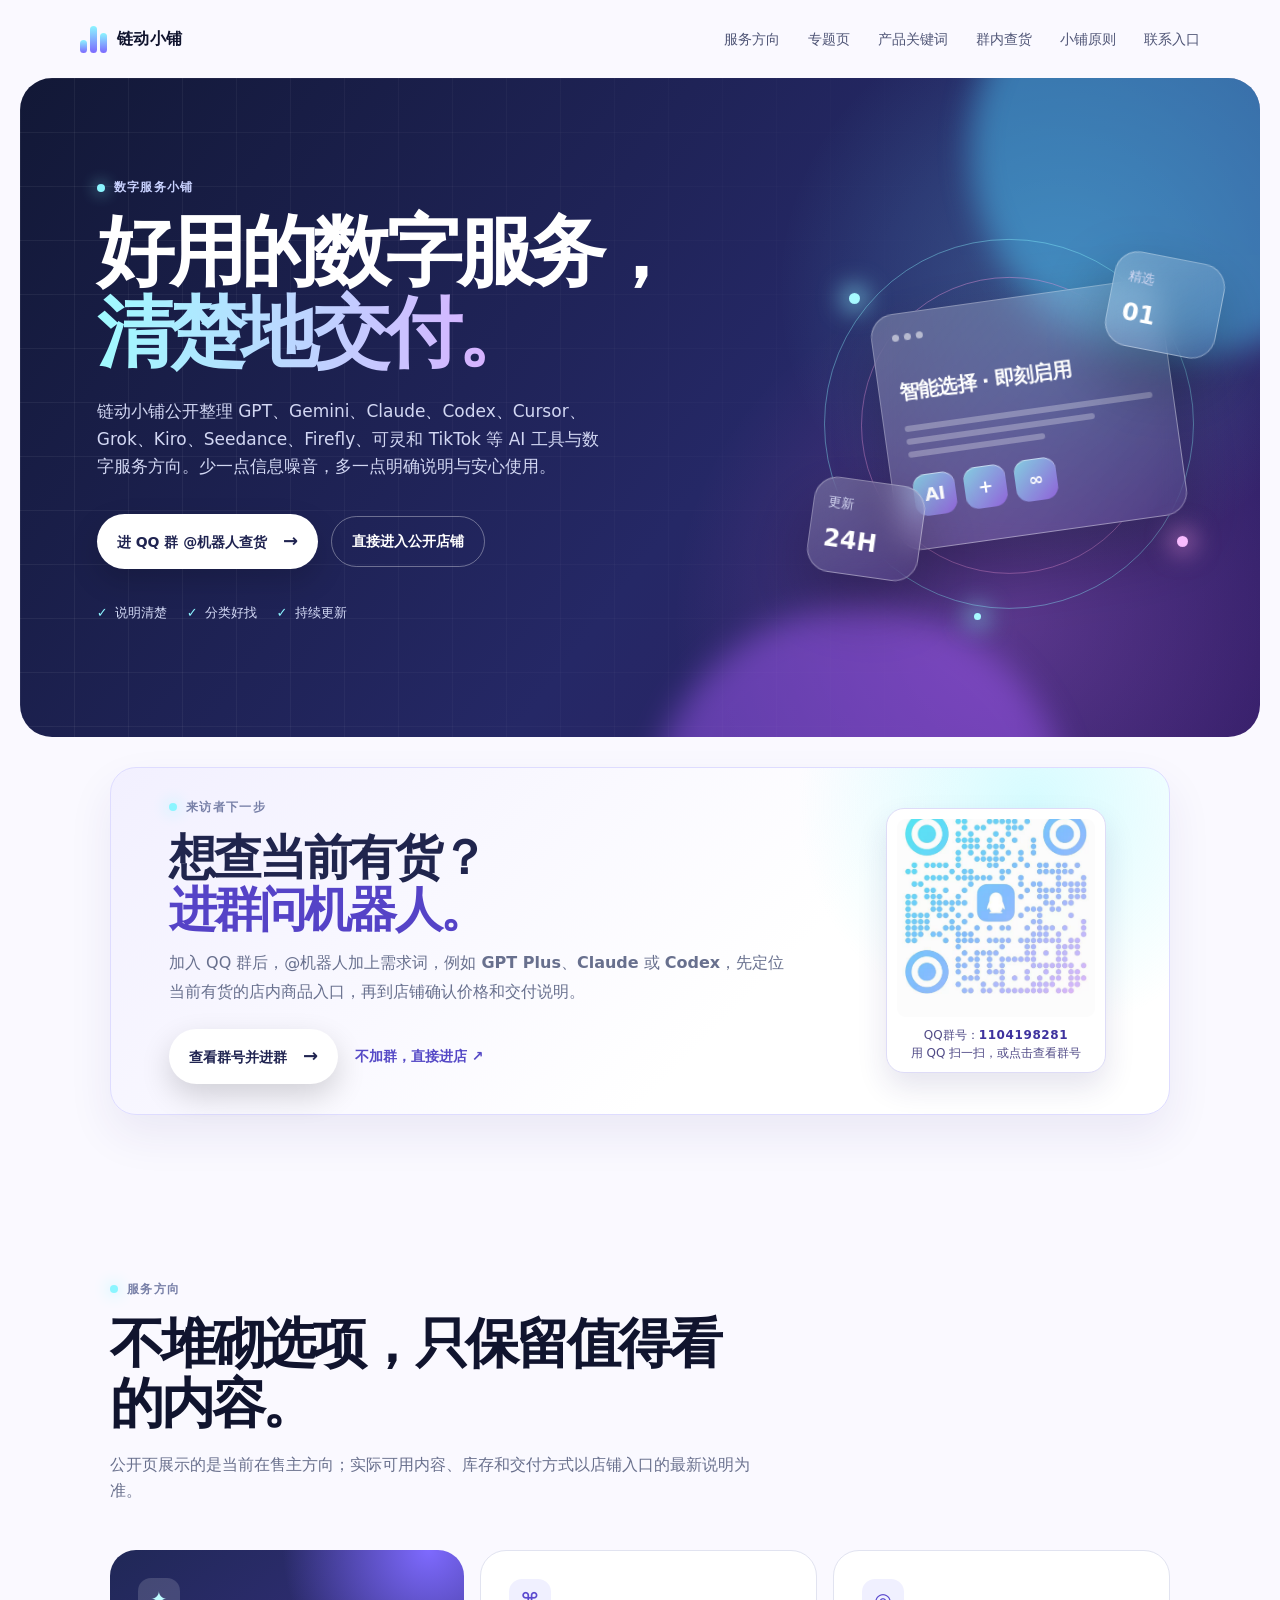
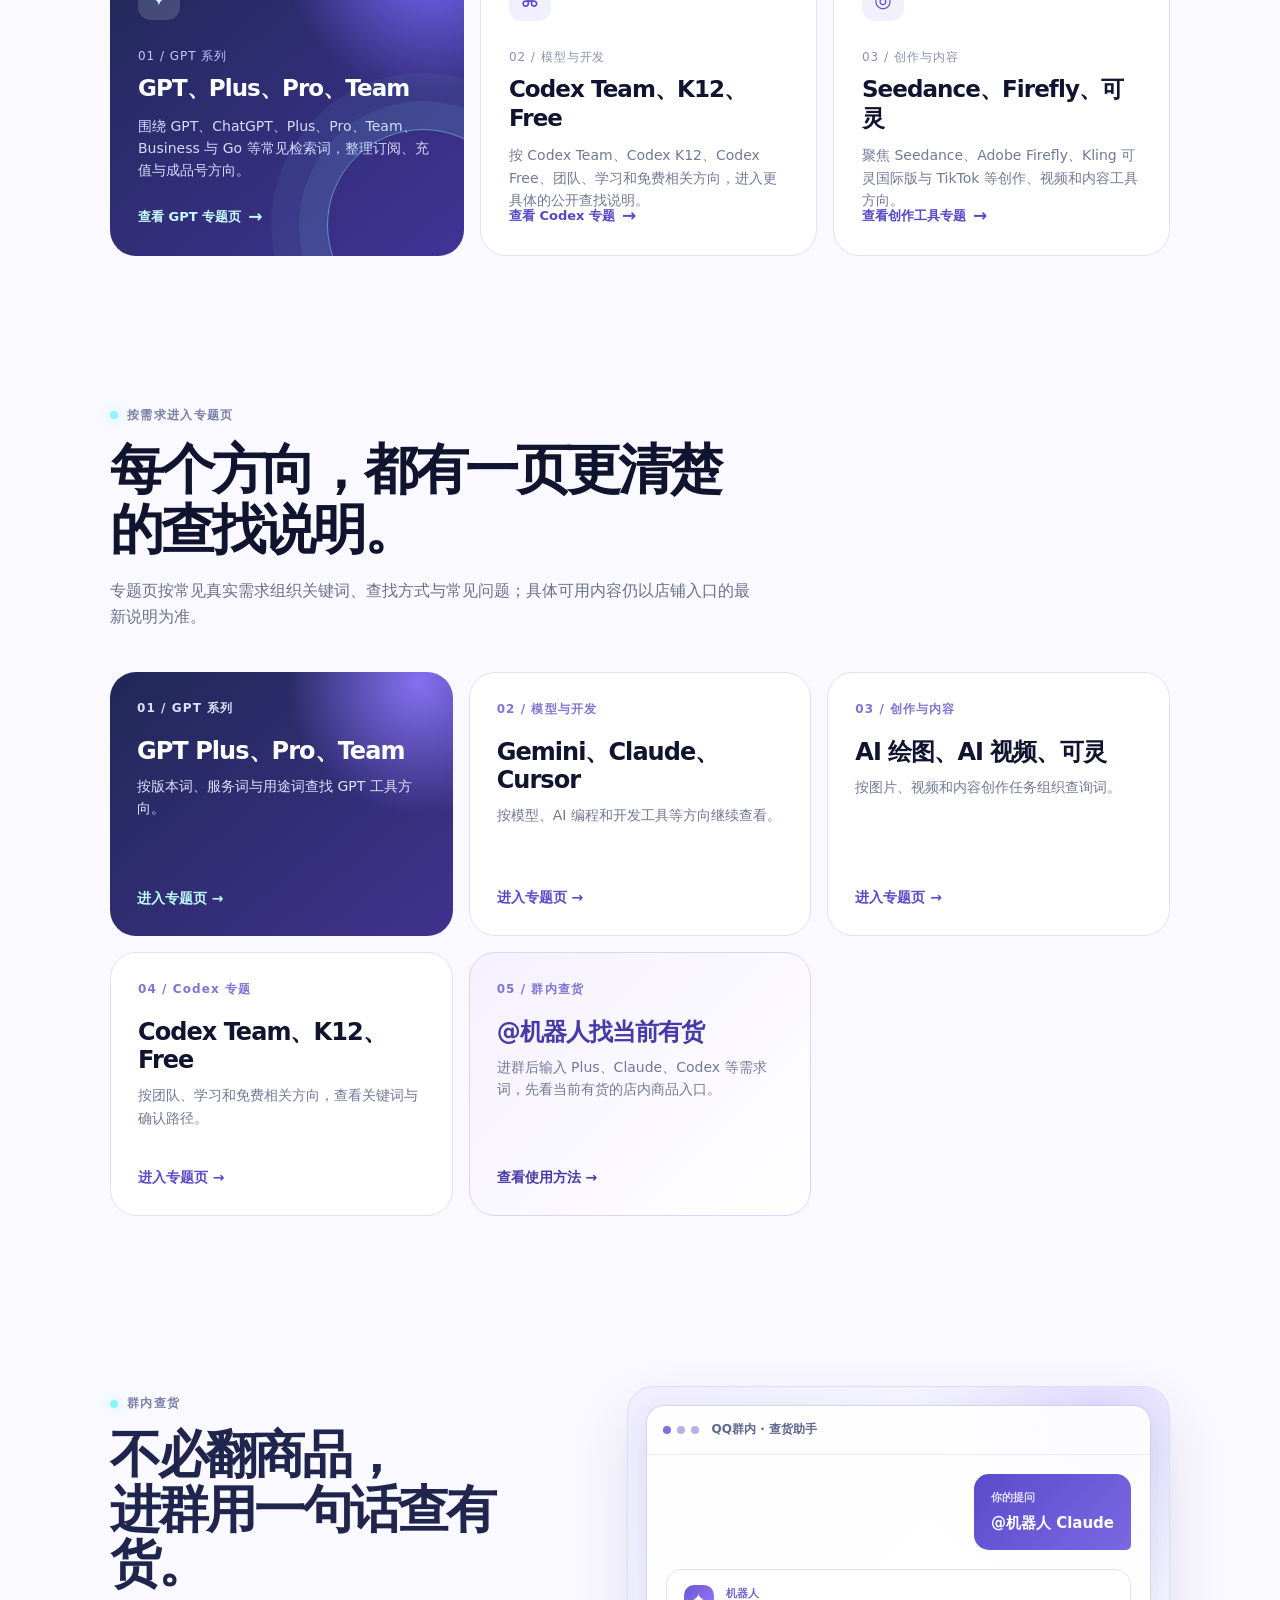
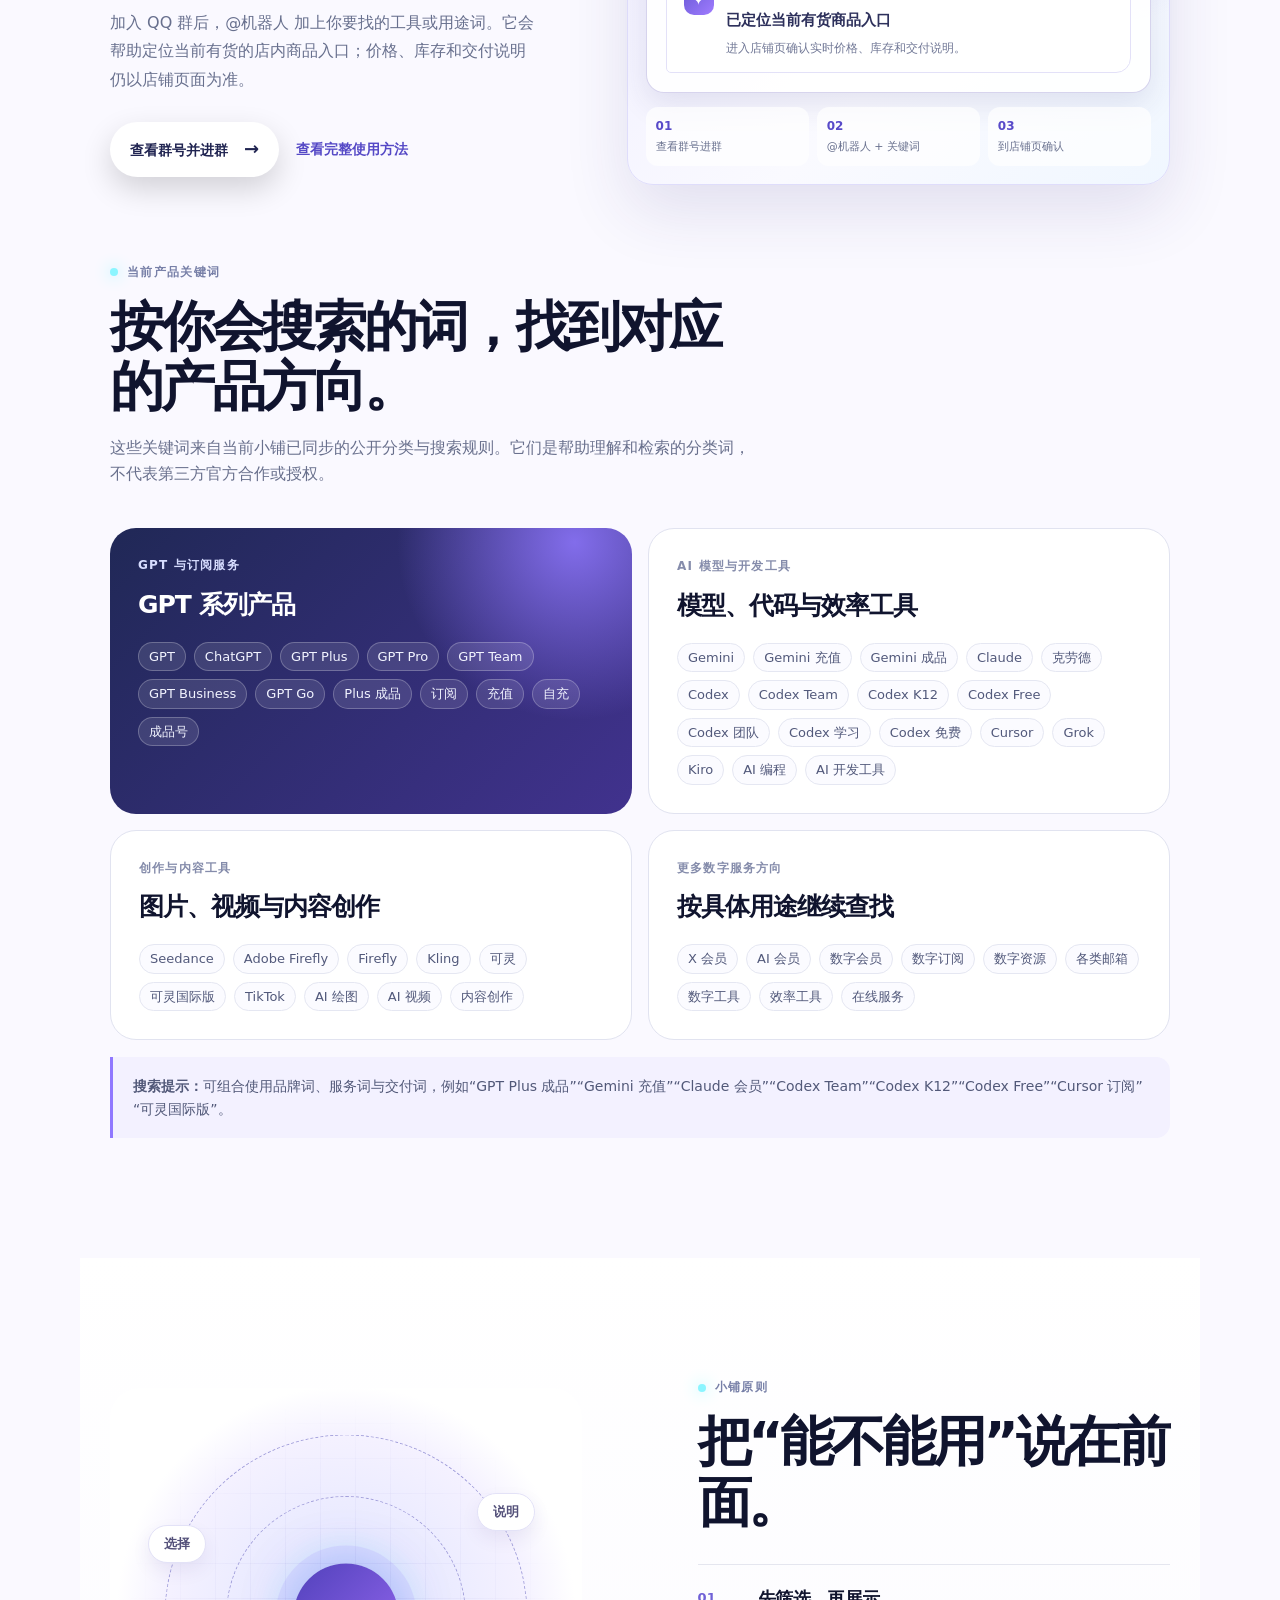
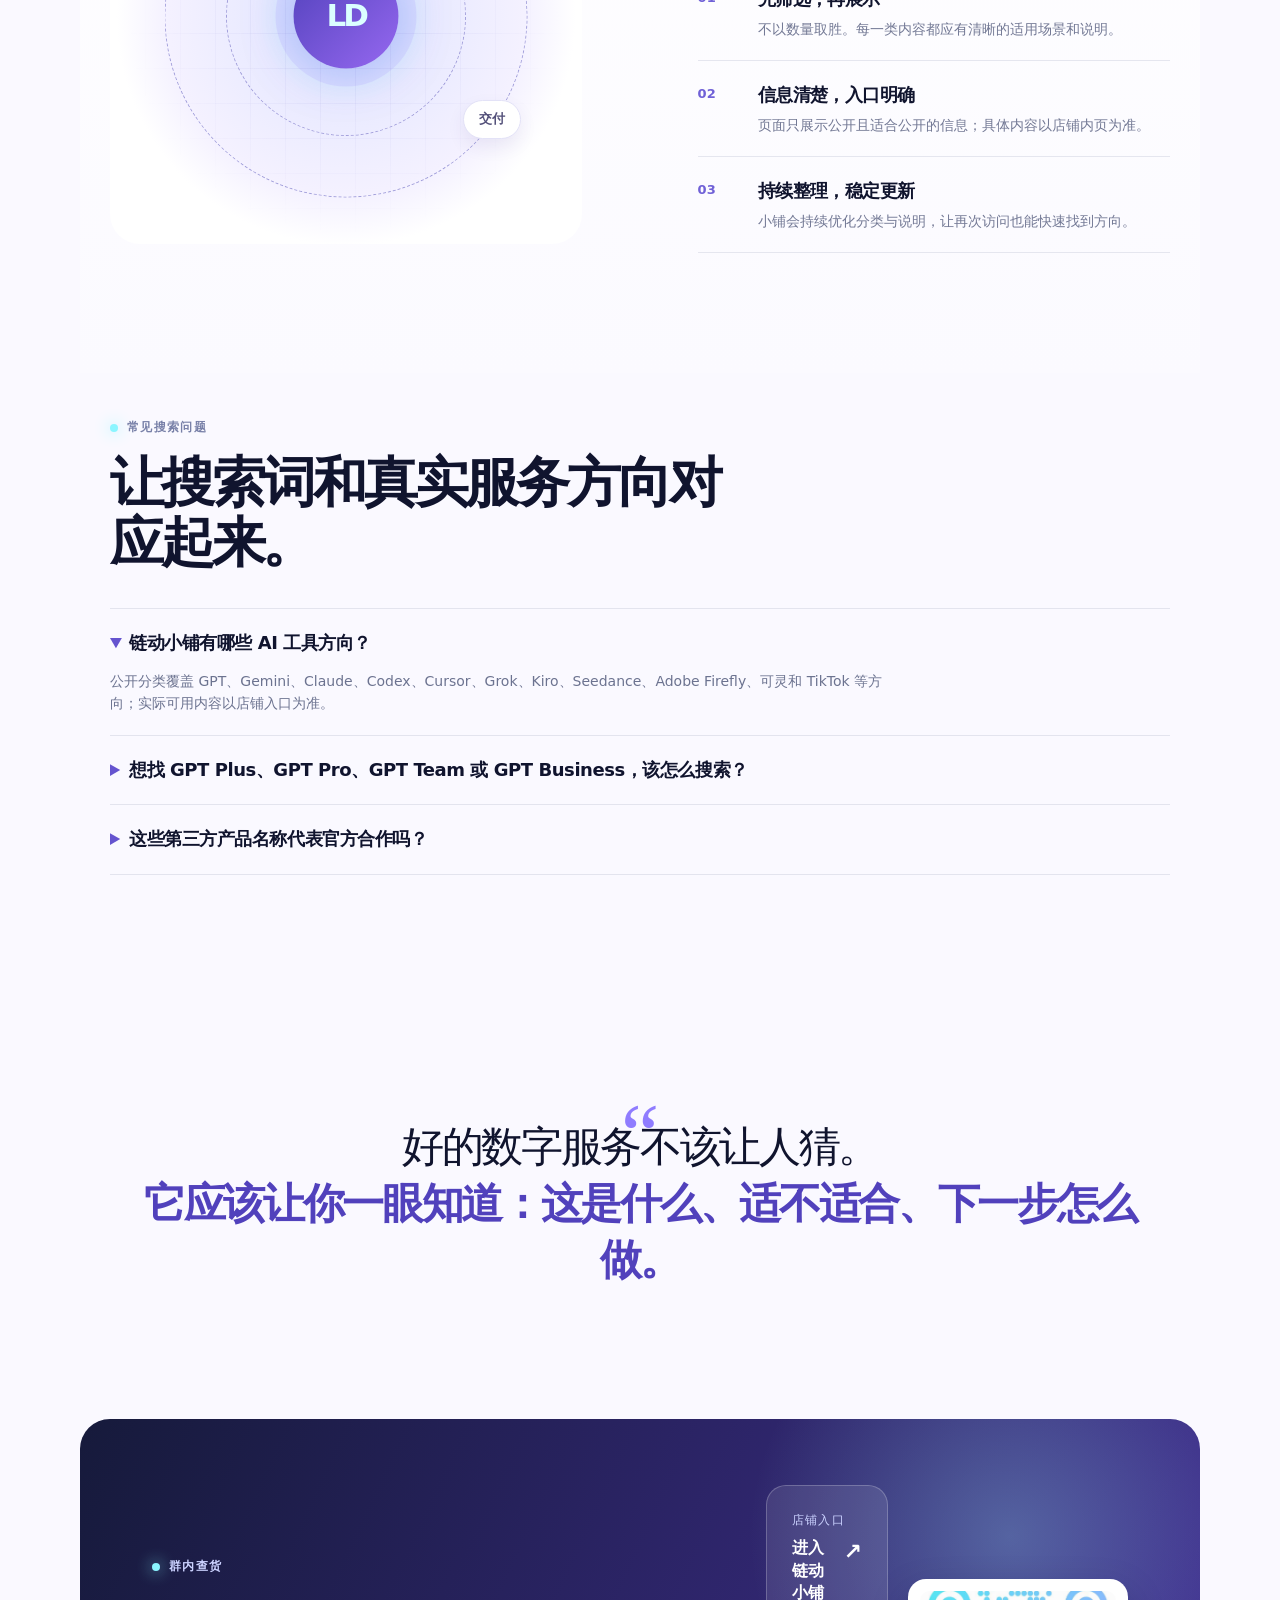
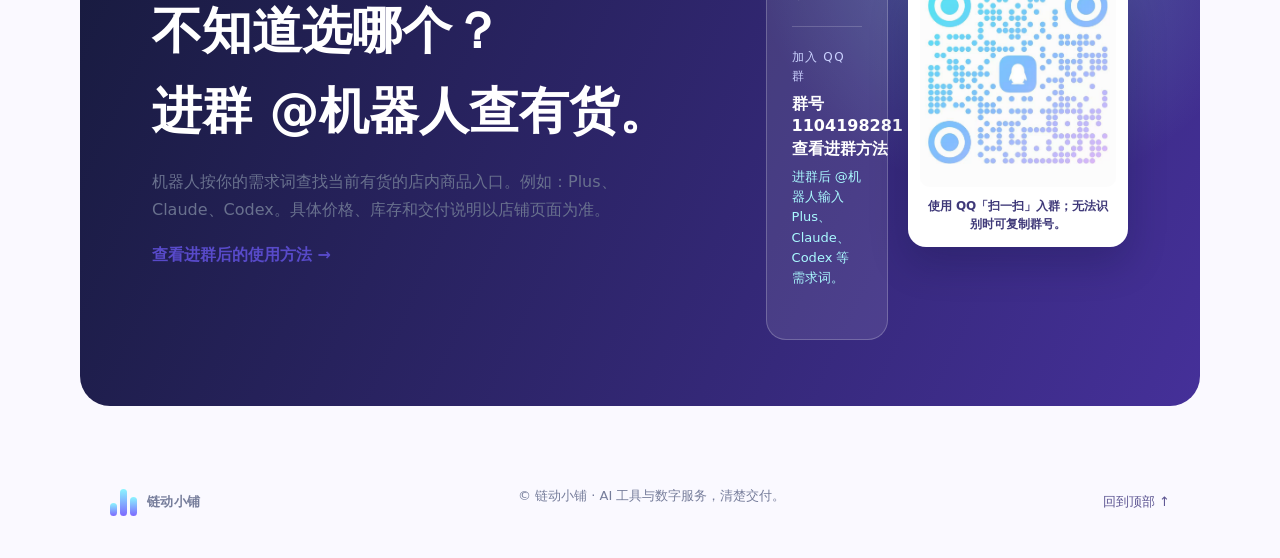
<file: index.html>
<!doctype html>
<html lang="zh-CN">
  <head>
    <meta charset="UTF-8" />
    <meta name="viewport" content="width=device-width, initial-scale=1.0" />
    <meta name="description" content="链动小铺提供 GPT、Gemini、Claude、Codex、Codex Team、Codex K12、Codex Free、Cursor、Grok、Kiro、Seedance、Firefly、可灵和 TikTok 等 AI 工具与数字服务的公开分类入口；可加入 QQ 群 @机器人 查询当前有货商品入口。" />
    <meta name="keywords" content="链动小铺,AI工具,QQ机器人查货,QQ群查货,GPT,ChatGPT,GPT Plus,GPT Pro,GPT Team,GPT Business,GPT Go,Gemini,Claude,Codex,Codex Team,Codex K12,Codex Free,Codex 团队,Codex 学习,Codex 免费,Cursor,Grok,Kiro,Seedance,Adobe Firefly,可灵,Kling,TikTok,AI会员,AI订阅,AI充值,AI成品号,数字服务" />
    <meta name="robots" content="index,follow,max-image-preview:large" />
    <link rel="canonical" href="https://s988777.github.io/ldxp-showcase/" />
    <meta property="og:type" content="website" />
    <meta property="og:url" content="https://s988777.github.io/ldxp-showcase/" />
    <meta property="og:title" content="链动小铺｜GPT、Gemini、Claude 等 AI 工具与数字服务" />
    <meta property="og:description" content="公开整理 AI 工具与数字服务方向；加入 QQ 群后可 @机器人 查询当前有货商品入口。" />
    <meta name="theme-color" content="#10142e" />
    <title>链动小铺｜GPT、Gemini、Claude 等 AI 工具与数字服务</title>
    <link rel="stylesheet" href="styles.css" />
    <link rel="stylesheet" href="seo.css" />
    <link rel="stylesheet" href="group-entry.css" />
    <script type="application/ld+json">
      {"@context":"https://schema.org","@graph":[
        {"@type":"WebSite","name":"链动小铺","url":"https://s988777.github.io/ldxp-showcase/","inLanguage":"zh-CN","description":"公开整理 GPT、Gemini、Claude、Codex、Codex Team、Codex K12、Codex Free、Cursor、Grok、Kiro、Seedance、Firefly、可灵和 TikTok 等 AI 工具与数字服务方向。"},
        {"@type":"FAQPage","mainEntity":[
          {"@type":"Question","name":"链动小铺有哪些 AI 工具方向？","acceptedAnswer":{"@type":"Answer","text":"公开分类覆盖 GPT、Gemini、Claude、Codex、Codex Team、Codex K12、Codex Free、Cursor、Grok、Kiro、Seedance、Adobe Firefly、可灵和 TikTok 等方向；实际可用内容以店铺入口为准。"}},
          {"@type":"Question","name":"如何查找 GPT Plus、GPT Pro、GPT Team 或 GPT Business？","acceptedAnswer":{"@type":"Answer","text":"可通过店铺内的 GPT、Plus、Pro、Team、Business、Go、订阅、充值或成品号等关键词查找对应分类。"}},
          {"@type":"Question","name":"如何在 QQ 群内查当前有货商品？","acceptedAnswer":{"@type":"Answer","text":"加入公开 QQ 群后，@机器人 并输入需求词，例如 plus、Claude 或 Codex。机器人帮助定位当前有货的店内商品入口；价格、库存和交付说明以店铺页面为准。"}},
          {"@type":"Question","name":"页面展示的品牌名称代表官方合作吗？","acceptedAnswer":{"@type":"Answer","text":"不是。页面中的第三方产品名称仅用于说明服务适用方向和搜索分类，相关商标归各自权利人所有。"}}
        ]}
      ]}
    </script>
  </head>
  <body>
    <a class="skip-link" href="#main">跳到正文</a>
    <header class="site-header">
      <a class="brand" href="#top" aria-label="链动小铺首页">
        <span class="brand-mark" aria-hidden="true"><i></i><i></i><i></i></span>
        <span>链动小铺</span>
      </a>
      <button class="nav-toggle" type="button" aria-expanded="false" aria-controls="site-nav">菜单</button>
      <nav id="site-nav" class="site-nav" aria-label="主导航">
        <a href="#services">服务方向</a>
        <a href="#guides">专题页</a>
        <a href="#catalog">产品关键词</a>
        <a href="qq-bot.html">群内查货</a>
        <a href="#why">小铺原则</a>
        <a href="#contact">联系入口</a>
      </nav>
    </header>

    <main id="main">
      <section id="top" class="hero">
        <div class="orb orb-one" aria-hidden="true"></div>
        <div class="orb orb-two" aria-hidden="true"></div>
        <div class="hero-grid" aria-hidden="true"></div>
        <div class="hero-copy">
          <p class="eyebrow"><span></span> 数字服务小铺</p>
          <h1>好用的数字服务，<em>清楚地交付。</em></h1>
          <p class="hero-intro">链动小铺公开整理 GPT、Gemini、Claude、Codex、Cursor、Grok、Kiro、Seedance、Firefly、可灵和 TikTok 等 AI 工具与数字服务方向。少一点信息噪音，多一点明确说明与安心使用。</p>
          <div class="hero-actions">
            <a class="button button-primary" href="qq-bot.html#join">进 QQ 群 @机器人查货 <b>→</b></a>
            <a class="button button-quiet" href="https://pay.ldxp.cn/shop/xiaoen666817" rel="noopener noreferrer">直接进入公开店铺</a>
          </div>
          <ul class="hero-points" aria-label="小铺承诺">
            <li>说明清楚</li><li>分类好找</li><li>持续更新</li>
          </ul>
        </div>
        <div class="hero-art" aria-label="抽象的数字服务与智能工具展示插画">
          <div class="glow-ring ring-a"></div>
          <div class="glow-ring ring-b"></div>
          <div class="display-panel panel-main">
            <div class="panel-top"><span></span><span></span><span></span></div>
            <div class="panel-title">智能选择 · 即刻启用</div>
            <div class="panel-lines"><i></i><i></i><i></i></div>
            <div class="panel-cards"><b>AI</b><b>+</b><b>∞</b></div>
          </div>
          <div class="display-panel panel-small top-card"><small>精选</small><strong>01</strong></div>
          <div class="display-panel panel-small bottom-card"><small>更新</small><strong>24H</strong></div>
          <div class="spark spark-a"></div><div class="spark spark-b"></div><div class="spark spark-c"></div>
        </div>
      </section>

      <section id="quick-entry" class="section quick-entry-section" aria-labelledby="quick-entry-title">
        <div class="quick-entry-card">
          <div class="quick-entry-copy">
            <p class="eyebrow"><span></span> 来访者下一步</p>
            <h2 id="quick-entry-title">想查当前有货？<br /><em>进群问机器人。</em></h2>
            <p>加入 QQ 群后，@机器人加上需求词，例如 <b>GPT Plus</b>、<b>Claude</b> 或 <b>Codex</b>，先定位当前有货的店内商品入口，再到店铺确认价格和交付说明。</p>
            <div class="quick-entry-actions"><a class="button button-primary" href="qq-bot.html#join">查看群号并进群 <b>→</b></a><a class="quick-entry-store" href="https://pay.ldxp.cn/shop/xiaoen666817" rel="noopener noreferrer">不加群，直接进店 ↗</a></div>
          </div>
          <figure class="quick-entry-qr">
            <img src="qq-group-qr-1104198281.png" width="220" height="220" alt="加入链动小铺 QQ 群，群号 1104198281" loading="eager" />
            <figcaption>QQ群号：<strong>1104198281</strong><br />用 QQ 扫一扫，或点击查看群号</figcaption>
          </figure>
        </div>
      </section>

      <section id="services" class="section services">
        <div class="section-heading">
          <p class="eyebrow"><span></span> 服务方向</p>
          <h2>不堆砌选项，只保留值得看的内容。</h2>
          <p>公开页展示的是当前在售主方向；实际可用内容、库存和交付方式以店铺入口的最新说明为准。</p>
        </div>
        <div class="service-grid">
          <article class="service-card featured">
            <div class="icon icon-ai">✦</div>
            <p class="service-index">01 / GPT 系列</p>
            <h3>GPT、Plus、Pro、Team</h3>
            <p>围绕 GPT、ChatGPT、Plus、Pro、Team、Business 与 Go 等常见检索词，整理订阅、充值与成品号方向。</p>
            <a class="card-cta" href="gpt-plus.html">查看 GPT 专题页 <span>→</span></a>
            <span class="card-arrow">↗</span>
          </article>
          <article class="service-card">
            <div class="icon icon-code">⌘</div>
            <p class="service-index">02 / 模型与开发</p>
            <h3>Codex Team、K12、Free</h3>
            <p>按 Codex Team、Codex K12、Codex Free、团队、学习和免费相关方向，进入更具体的公开查找说明。</p>
            <a class="card-cta" href="codex-team-k12-free.html">查看 Codex 专题 <span>→</span></a>
            <span class="card-arrow">↗</span>
          </article>
          <article class="service-card">
            <div class="icon icon-star">◎</div>
            <p class="service-index">03 / 创作与内容</p>
            <h3>Seedance、Firefly、可灵</h3>
            <p>聚焦 Seedance、Adobe Firefly、Kling 可灵国际版与 TikTok 等创作、视频和内容工具方向。</p>
            <a class="card-cta" href="ai-creation.html">查看创作工具专题 <span>→</span></a>
            <span class="card-arrow">↗</span>
          </article>
        </div>
      </section>

      <section id="guides" class="section guide-section">
        <div class="section-heading">
          <p class="eyebrow"><span></span> 按需求进入专题页</p>
          <h2>每个方向，都有一页更清楚的查找说明。</h2>
          <p>专题页按常见真实需求组织关键词、查找方式与常见问题；具体可用内容仍以店铺入口的最新说明为准。</p>
        </div>
        <div class="guide-grid">
          <a class="guide-card guide-gpt" href="gpt-plus.html"><span>01 / GPT 系列</span><h3>GPT Plus、Pro、Team</h3><p>按版本词、服务词与用途词查找 GPT 工具方向。</p><b>进入专题页 →</b></a>
          <a class="guide-card" href="ai-development.html"><span>02 / 模型与开发</span><h3>Gemini、Claude、Cursor</h3><p>按模型、AI 编程和开发工具等方向继续查看。</p><b>进入专题页 →</b></a>
          <a class="guide-card" href="ai-creation.html"><span>03 / 创作与内容</span><h3>AI 绘图、AI 视频、可灵</h3><p>按图片、视频和内容创作任务组织查询词。</p><b>进入专题页 →</b></a>
          <a class="guide-card" href="codex-team-k12-free.html"><span>04 / Codex 专题</span><h3>Codex Team、K12、Free</h3><p>按团队、学习和免费相关方向，查看关键词与确认路径。</p><b>进入专题页 →</b></a>
          <a class="guide-card group-guide-card" href="qq-bot.html"><span>05 / 群内查货</span><h3>@机器人找当前有货</h3><p>进群后输入 Plus、Claude、Codex 等需求词，先看当前有货的店内商品入口。</p><b>查看使用方法 →</b></a>
        </div>
      </section>

      <section id="bot-flow" class="section bot-flow-section" aria-labelledby="bot-flow-title">
        <div class="bot-flow-copy">
          <p class="eyebrow"><span></span> 群内查货</p>
          <h2 id="bot-flow-title">不必翻商品，<br />进群用一句话查有货。</h2>
          <p>加入 QQ 群后，@机器人 加上你要找的工具或用途词。它会帮助定位当前有货的店内商品入口；价格、库存和交付说明仍以店铺页面为准。</p>
          <div class="bot-flow-actions"><a class="button button-primary" href="qq-bot.html#join">查看群号并进群 <b>→</b></a><a class="bot-flow-link" href="qq-bot.html">查看完整使用方法</a></div>
        </div>
        <div class="bot-demo" aria-label="群内机器人查货示意图">
          <div class="bot-demo-window">
            <div class="bot-demo-bar"><span></span><span></span><span></span><b>QQ群内 · 查货助手</b></div>
            <div class="bot-query"><small>你的提问</small><strong>@机器人 Claude</strong></div>
            <div class="bot-response"><div class="bot-avatar" aria-hidden="true">✦</div><div><small>机器人</small><strong>已定位当前有货商品入口</strong><p>进入店铺页确认实时价格、库存和交付说明。</p></div></div>
          </div>
          <ol class="bot-flow-steps"><li><b>01</b><span>查看群号进群</span></li><li><b>02</b><span>@机器人 + 关键词</span></li><li><b>03</b><span>到店铺页确认</span></li></ol>
        </div>
      </section>

      <section id="catalog" class="section catalog-section">
        <div class="section-heading">
          <p class="eyebrow"><span></span> 当前产品关键词</p>
          <h2>按你会搜索的词，找到对应的产品方向。</h2>
          <p>这些关键词来自当前小铺已同步的公开分类与搜索规则。它们是帮助理解和检索的分类词，不代表第三方官方合作或授权。</p>
        </div>
        <div class="catalog-grid">
          <article class="catalog-card primary-catalog">
            <p class="catalog-label">GPT 与订阅服务</p><h3>GPT 系列产品</h3>
            <ul class="keyword-pills" aria-label="GPT 系列关键词"><li>GPT</li><li>ChatGPT</li><li>GPT Plus</li><li>GPT Pro</li><li>GPT Team</li><li>GPT Business</li><li>GPT Go</li><li>Plus 成品</li><li>订阅</li><li>充值</li><li>自充</li><li>成品号</li></ul>
          </article>
          <article class="catalog-card">
            <p class="catalog-label">AI 模型与开发工具</p><h3>模型、代码与效率工具</h3>
            <ul class="keyword-pills" aria-label="AI 模型与开发工具关键词"><li>Gemini</li><li>Gemini 充值</li><li>Gemini 成品</li><li>Claude</li><li>克劳德</li><li>Codex</li><li>Codex Team</li><li>Codex K12</li><li>Codex Free</li><li>Codex 团队</li><li>Codex 学习</li><li>Codex 免费</li><li>Cursor</li><li>Grok</li><li>Kiro</li><li>AI 编程</li><li>AI 开发工具</li></ul>
          </article>
          <article class="catalog-card">
            <p class="catalog-label">创作与内容工具</p><h3>图片、视频与内容创作</h3>
            <ul class="keyword-pills" aria-label="创作工具关键词"><li>Seedance</li><li>Adobe Firefly</li><li>Firefly</li><li>Kling</li><li>可灵</li><li>可灵国际版</li><li>TikTok</li><li>AI 绘图</li><li>AI 视频</li><li>内容创作</li></ul>
          </article>
          <article class="catalog-card">
            <p class="catalog-label">更多数字服务方向</p><h3>按具体用途继续查找</h3>
            <ul class="keyword-pills" aria-label="更多数字服务关键词"><li>X 会员</li><li>AI 会员</li><li>数字会员</li><li>数字订阅</li><li>数字资源</li><li>各类邮箱</li><li>数字工具</li><li>效率工具</li><li>在线服务</li></ul>
          </article>
        </div>
        <div class="search-note"><b>搜索提示：</b>可组合使用品牌词、服务词与交付词，例如“GPT Plus 成品”“Gemini 充值”“Claude 会员”“Codex Team”“Codex K12”“Codex Free”“Cursor 订阅”“可灵国际版”。</div>
      </section>

      <section id="why" class="section principles">
        <div class="principle-visual" aria-hidden="true">
          <div class="visual-grid"></div><div class="visual-orbit orbit-one"></div><div class="visual-orbit orbit-two"></div>
          <div class="visual-core">LD</div><div class="visual-label one">选择</div><div class="visual-label two">说明</div><div class="visual-label three">交付</div>
        </div>
        <div class="principle-copy">
          <p class="eyebrow"><span></span> 小铺原则</p>
          <h2>把“能不能用”说在前面。</h2>
          <div class="principle-list">
            <article><b>01</b><div><h3>先筛选，再展示</h3><p>不以数量取胜。每一类内容都应有清晰的适用场景和说明。</p></div></article>
            <article><b>02</b><div><h3>信息清楚，入口明确</h3><p>页面只展示公开且适合公开的信息；具体内容以店铺内页为准。</p></div></article>
            <article><b>03</b><div><h3>持续整理，稳定更新</h3><p>小铺会持续优化分类与说明，让再次访问也能快速找到方向。</p></div></article>
          </div>
        </div>
      </section>

      <section class="section faq-section" aria-labelledby="faq-title">
        <div class="section-heading"><p class="eyebrow"><span></span> 常见搜索问题</p><h2 id="faq-title">让搜索词和真实服务方向对应起来。</h2></div>
        <div class="faq-list">
          <details open><summary>链动小铺有哪些 AI 工具方向？</summary><p>公开分类覆盖 GPT、Gemini、Claude、Codex、Cursor、Grok、Kiro、Seedance、Adobe Firefly、可灵和 TikTok 等方向；实际可用内容以店铺入口为准。</p></details>
          <details><summary>想找 GPT Plus、GPT Pro、GPT Team 或 GPT Business，该怎么搜索？</summary><p>可使用 GPT、Plus、Pro、Team、Business、Go、订阅、充值、自充或成品号等关键词组合查找。</p></details>
          <details><summary>这些第三方产品名称代表官方合作吗？</summary><p>不代表。页面中的第三方产品名称仅用于说明服务适用方向和搜索分类；相关商标归各自权利人所有。</p></details>
        </div>
      </section>

      <section class="section note-section">
        <div class="note-mark">“</div>
        <p>好的数字服务不该让人猜。<br /><strong>它应该让你一眼知道：这是什么、适不适合、下一步怎么做。</strong></p>
      </section>

      <section id="contact" class="contact-section">
        <div>
          <p class="eyebrow"><span></span> 群内查货</p>
          <h2>不知道选哪个？<br />进群 @机器人查有货。</h2>
          <p class="group-copy">机器人按你的需求词查找当前有货的店内商品入口。例如：Plus、Claude、Codex。具体价格、库存和交付说明以店铺页面为准。</p>
          <a class="group-text-link" href="qq-bot.html#join">查看进群后的使用方法 →</a>
        </div>
        <div class="contact-card-with-qr">
          <div class="contact-card">
            <p>店铺入口</p>
            <a id="store-link" class="contact-link" href="https://pay.ldxp.cn/shop/xiaoen666817" rel="noopener noreferrer">进入链动小铺 <span>↗</span></a>
            <hr />
            <p>加入 QQ 群</p>
            <a class="contact-link" href="qq-bot.html#join">群号 1104198281，查看进群方法 <span>→</span></a>
            <small class="group-copy-hint">进群后 @机器人输入 Plus、Claude、Codex 等需求词。</small>
            <small id="copy-feedback" aria-live="polite"></small>
          </div>
          <figure class="group-qr-card">
            <img src="qq-group-qr-1104198281.png" width="885" height="885" alt="加入链动小铺 QQ 群的二维码" loading="lazy" />
            <figcaption>使用 QQ「扫一扫」入群；无法识别时可复制群号。</figcaption>
          </figure>
        </div>
      </section>
    </main>

    <footer class="site-footer">
      <a class="brand" href="#top"><span class="brand-mark" aria-hidden="true"><i></i><i></i><i></i></span><span>链动小铺</span></a>
      <p>© <span id="year"></span> 链动小铺 · AI 工具与数字服务，清楚交付。</p>
      <a href="#top">回到顶部 ↑</a>
    </footer>
    <div class="mobile-quick-cta" aria-label="快速入口"><a href="qq-bot.html#join">进群查货</a><a href="https://pay.ldxp.cn/shop/xiaoen666817" rel="noopener noreferrer">直接进店</a></div>
    <script src="script.js"></script>
  </body>
</html>
</file>
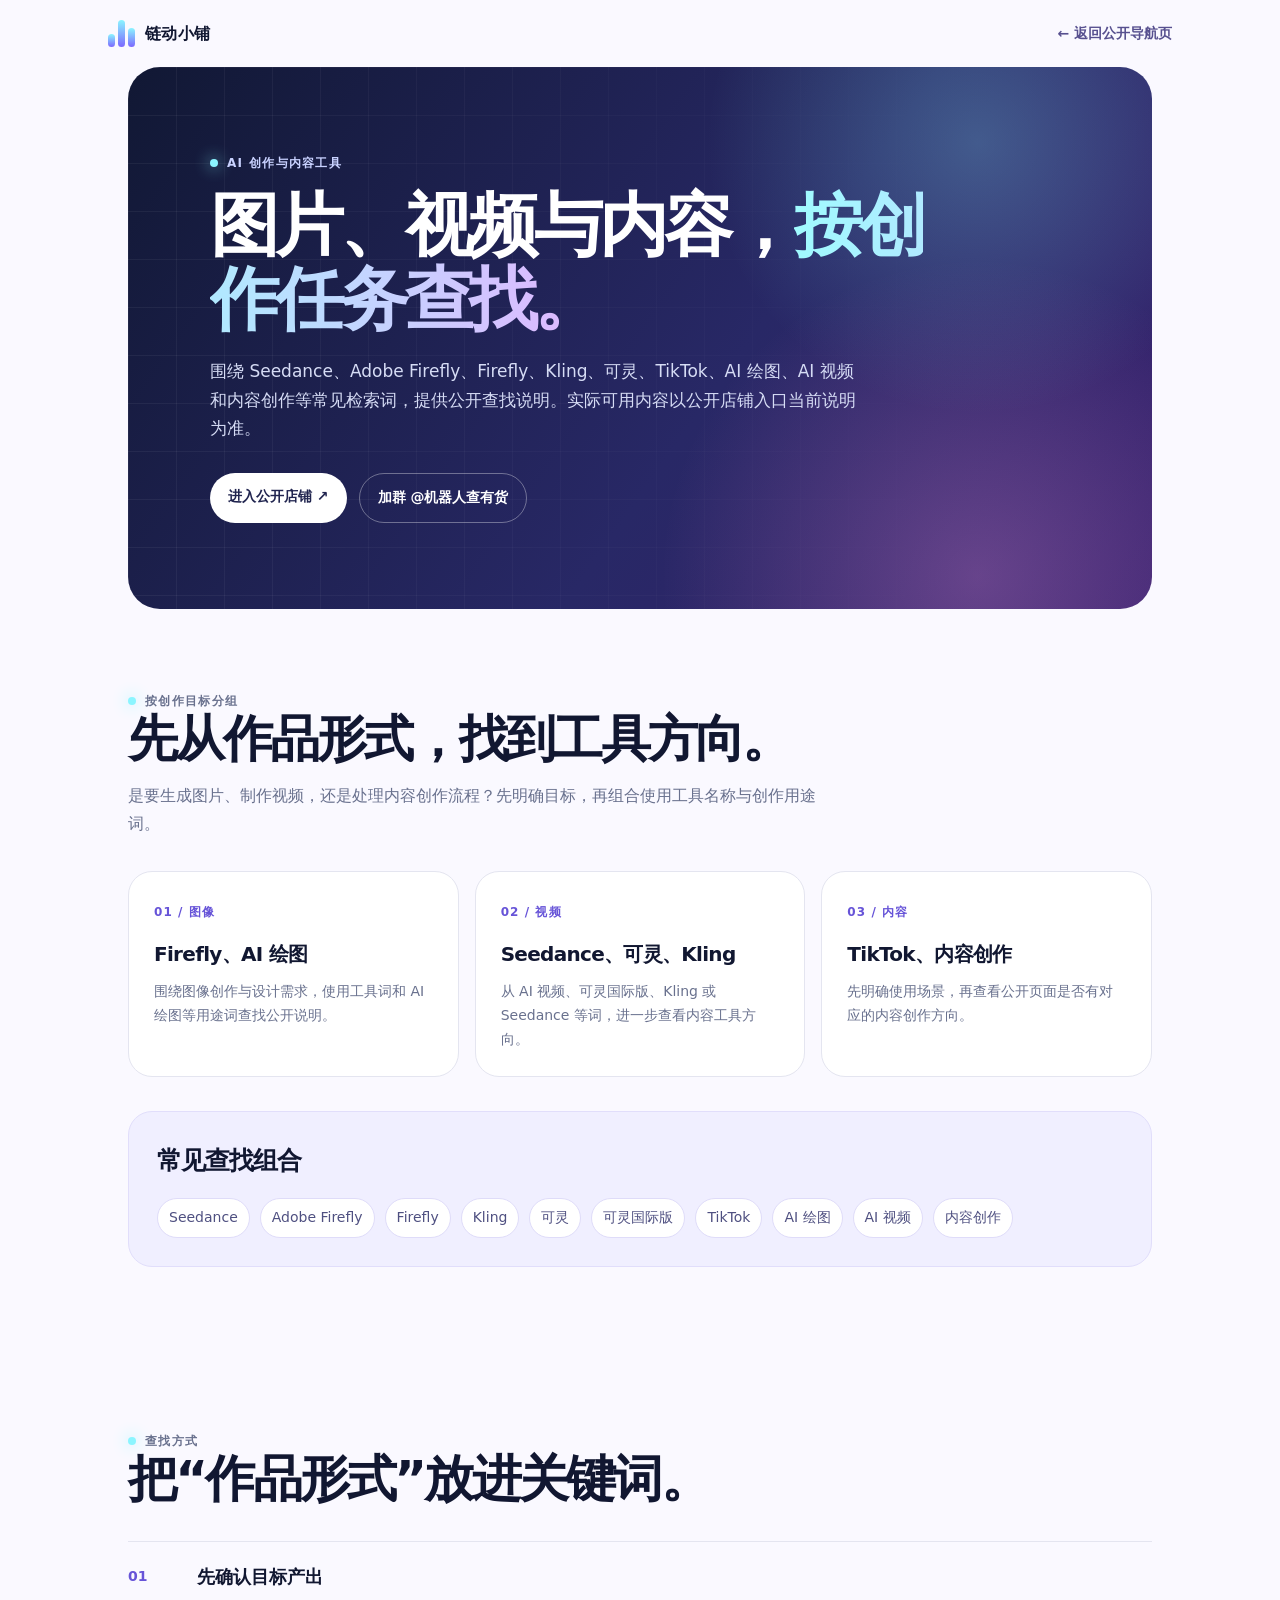
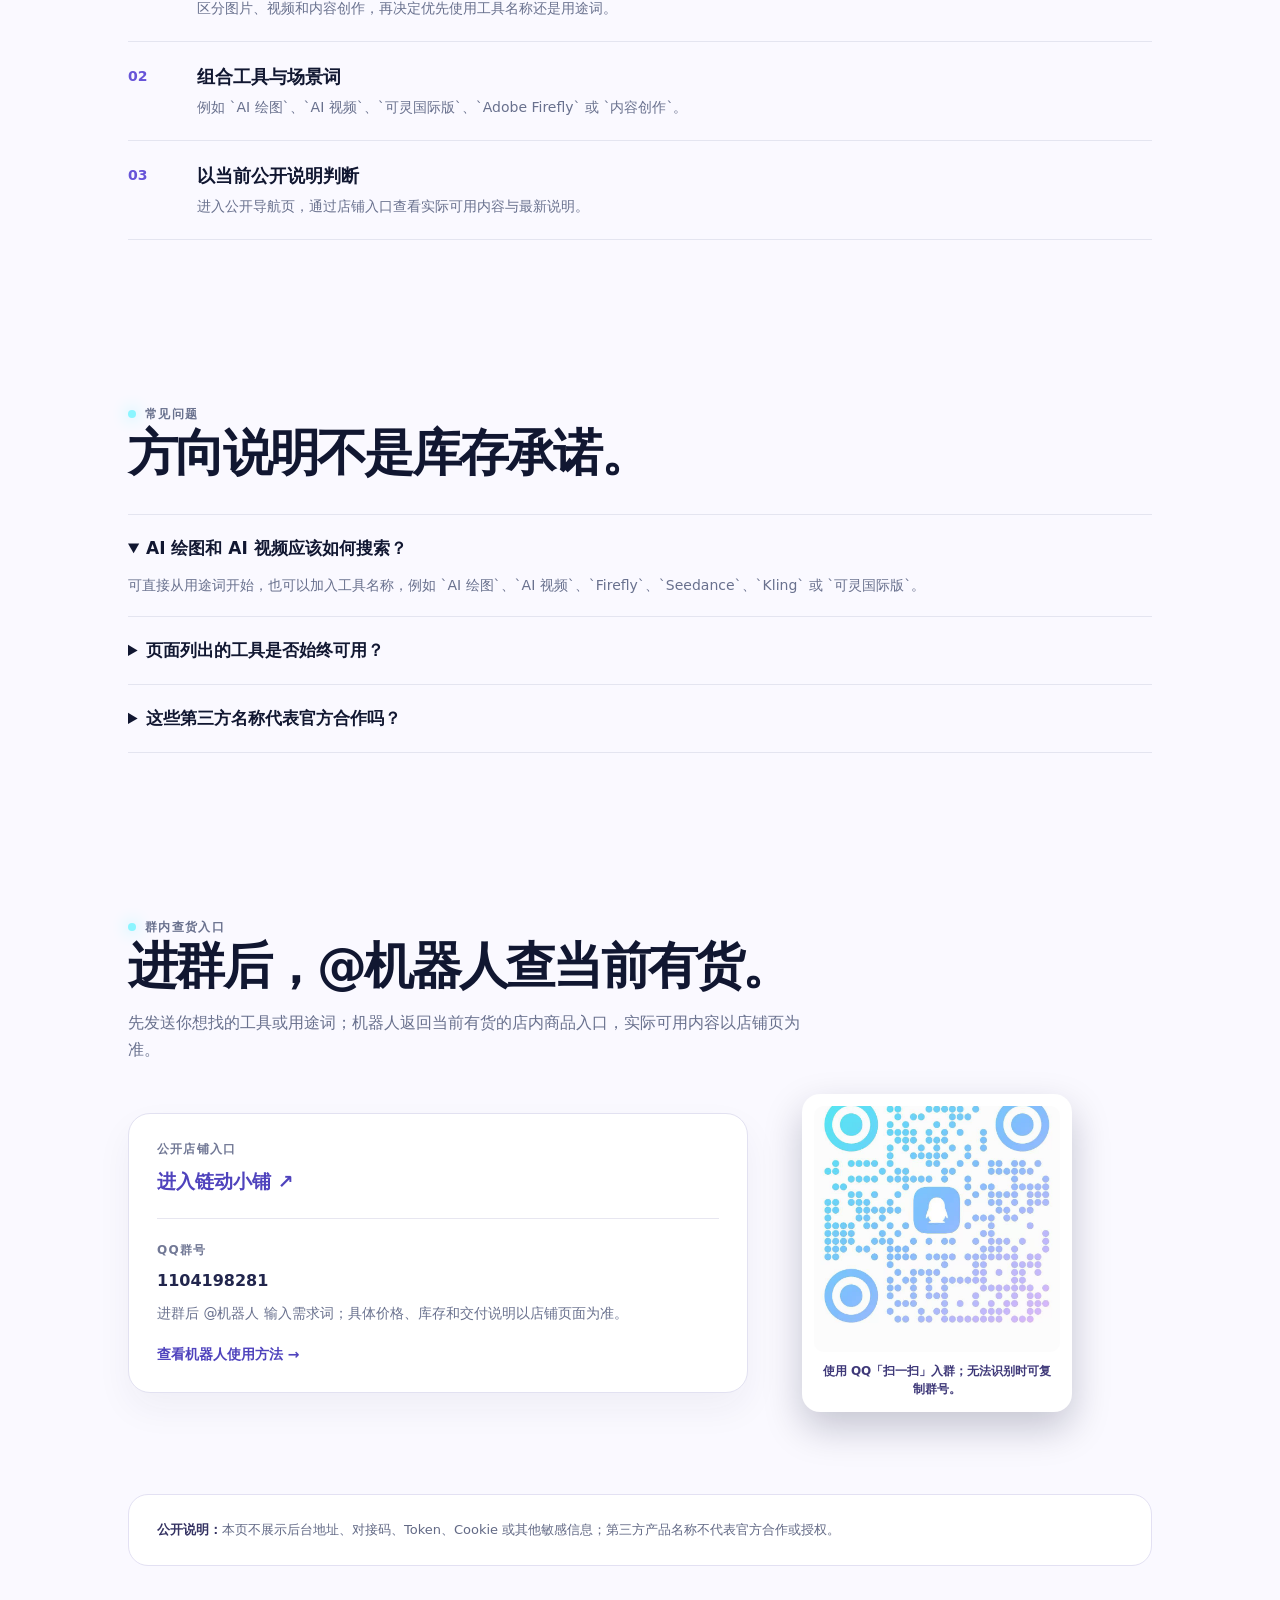
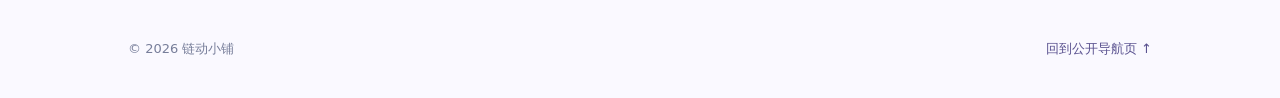
<file: ai-creation.html>
<!doctype html>
<html lang="zh-CN">
  <head>
    <meta charset="UTF-8" />
    <meta name="viewport" content="width=device-width, initial-scale=1.0" />
    <meta name="description" content="链动小铺整理 Seedance、Adobe Firefly、Kling、可灵、TikTok、AI 绘图与 AI 视频等创作工具方向的公开查找说明。" />
    <meta name="robots" content="index,follow,max-image-preview:large" />
    <link rel="canonical" href="https://s988777.github.io/ldxp-showcase/ai-creation.html" />
    <meta property="og:type" content="website" /><meta property="og:url" content="https://s988777.github.io/ldxp-showcase/ai-creation.html" /><meta property="og:title" content="AI 绘图、AI 视频与创作工具｜链动小铺" /><meta property="og:description" content="按 Seedance、Firefly、可灵、Kling、TikTok、AI 绘图与 AI 视频等词查看公开方向。" />
    <title>AI 绘图、AI 视频与创作工具｜链动小铺</title>
    <link rel="stylesheet" href="landing.css" />
    <link rel="stylesheet" href="contact.css" />
    <link rel="stylesheet" href="group-entry.css" />
    <script type="application/ld+json">{"@context":"https://schema.org","@graph":[{"@type":"WebPage","name":"AI 绘图、AI 视频与创作工具","url":"https://s988777.github.io/ldxp-showcase/ai-creation.html","inLanguage":"zh-CN","description":"AI 创作与内容工具方向的公开查找说明。"},{"@type":"FAQPage","mainEntity":[{"@type":"Question","name":"如何查找 AI 绘图或 AI 视频工具方向？","acceptedAnswer":{"@type":"Answer","text":"可组合使用工具词与用途词，例如 Seedance、Adobe Firefly、Kling、可灵、TikTok、AI 绘图、AI 视频或内容创作，并以公开店铺页面为准。"}},{"@type":"Question","name":"第三方名称是否表示官方合作？","acceptedAnswer":{"@type":"Answer","text":"不表示。相关名称仅用于说明服务方向与搜索分类，商标归各自权利人所有。"}}]}]}</script>
  </head>
  <body>
    <a class="skip-link" href="#main">跳到正文</a>
    <header class="page-header"><a class="brand" href="index.html"><span class="mark" aria-hidden="true"><i></i><i></i><i></i></span>链动小铺</a><a class="back-link" href="index.html">← 返回公开导航页</a></header>
    <main id="main">
      <section class="hero"><p class="eyebrow">AI 创作与内容工具</p><h1>图片、视频与内容，<em>按创作任务查找。</em></h1><p>围绕 Seedance、Adobe Firefly、Firefly、Kling、可灵、TikTok、AI 绘图、AI 视频和内容创作等常见检索词，提供公开查找说明。实际可用内容以公开店铺入口当前说明为准。</p><div class="button-row"><a class="button" href="https://pay.ldxp.cn/shop/xiaoen666817" target="_blank" rel="noopener noreferrer">进入公开店铺 ↗</a><a class="button subtle" href="qq-bot.html#join">加群 @机器人查有货</a></div></section>
      <section class="section"><div class="section-head"><p class="eyebrow">按创作目标分组</p><h2>先从作品形式，找到工具方向。</h2><p>是要生成图片、制作视频，还是处理内容创作流程？先明确目标，再组合使用工具名称与创作用途词。</p></div><div class="card-grid"><article class="card"><span class="number">01 / 图像</span><h3>Firefly、AI 绘图</h3><p>围绕图像创作与设计需求，使用工具词和 AI 绘图等用途词查找公开说明。</p></article><article class="card"><span class="number">02 / 视频</span><h3>Seedance、可灵、Kling</h3><p>从 AI 视频、可灵国际版、Kling 或 Seedance 等词，进一步查看内容工具方向。</p></article><article class="card"><span class="number">03 / 内容</span><h3>TikTok、内容创作</h3><p>先明确使用场景，再查看公开页面是否有对应的内容创作方向。</p></article></div><div id="queries" class="query-box"><h2>常见查找组合</h2><ul class="query-list"><li>Seedance</li><li>Adobe Firefly</li><li>Firefly</li><li>Kling</li><li>可灵</li><li>可灵国际版</li><li>TikTok</li><li>AI 绘图</li><li>AI 视频</li><li>内容创作</li></ul></div></section>
      <section class="section"><div class="section-head"><p class="eyebrow">查找方式</p><h2>把“作品形式”放进关键词。</h2></div><div class="steps"><article class="step"><b>01</b><div><h3>先确认目标产出</h3><p>区分图片、视频和内容创作，再决定优先使用工具名称还是用途词。</p></div></article><article class="step"><b>02</b><div><h3>组合工具与场景词</h3><p>例如 `AI 绘图`、`AI 视频`、`可灵国际版`、`Adobe Firefly` 或 `内容创作`。</p></div></article><article class="step"><b>03</b><div><h3>以当前公开说明判断</h3><p>进入公开导航页，通过店铺入口查看实际可用内容与最新说明。</p></div></article></div></section>
      <section class="section"><div class="section-head"><p class="eyebrow">常见问题</p><h2>方向说明不是库存承诺。</h2></div><div class="faq"><details open><summary>AI 绘图和 AI 视频应该如何搜索？</summary><p>可直接从用途词开始，也可以加入工具名称，例如 `AI 绘图`、`AI 视频`、`Firefly`、`Seedance`、`Kling` 或 `可灵国际版`。</p></details><details><summary>页面列出的工具是否始终可用？</summary><p>不保证。页面用于介绍公开分类方向，实际可用内容以公开店铺入口的当前信息为准。</p></details><details><summary>这些第三方名称代表官方合作吗？</summary><p>不代表。相关名称仅用于说明服务方向与搜索分类，商标归各自权利人所有。</p></details></div></section>
      <section id="contact" class="section"><div class="section-head"><p class="eyebrow">群内查货入口</p><h2>进群后，@机器人查当前有货。</h2><p>先发送你想找的工具或用途词；机器人返回当前有货的店内商品入口，实际可用内容以店铺页为准。</p></div><div class="contact-qr-layout"><div class="public-contact"><p>公开店铺入口</p><a href="https://pay.ldxp.cn/shop/xiaoen666817" target="_blank" rel="noopener noreferrer">进入链动小铺 ↗</a><hr /><p>QQ群号</p><strong>1104198281</strong><small>进群后 @机器人 输入需求词；具体价格、库存和交付说明以店铺页面为准。</small><a class="group-link" href="qq-bot.html#join">查看机器人使用方法 →</a></div><figure class="group-qr-card"><img src="qq-group-qr-1104198281.png" width="885" height="885" alt="加入链动小铺 QQ 群的二维码" loading="lazy" /><figcaption>使用 QQ「扫一扫」入群；无法识别时可复制群号。</figcaption></figure></div></section>
      <p class="notice"><strong>公开说明：</strong>本页不展示后台地址、对接码、Token、Cookie 或其他敏感信息；第三方产品名称不代表官方合作或授权。</p>
    </main>
    <footer class="footer"><span>© 2026 链动小铺</span><a href="index.html">回到公开导航页 ↑</a></footer>
  </body>
</html>
</file>
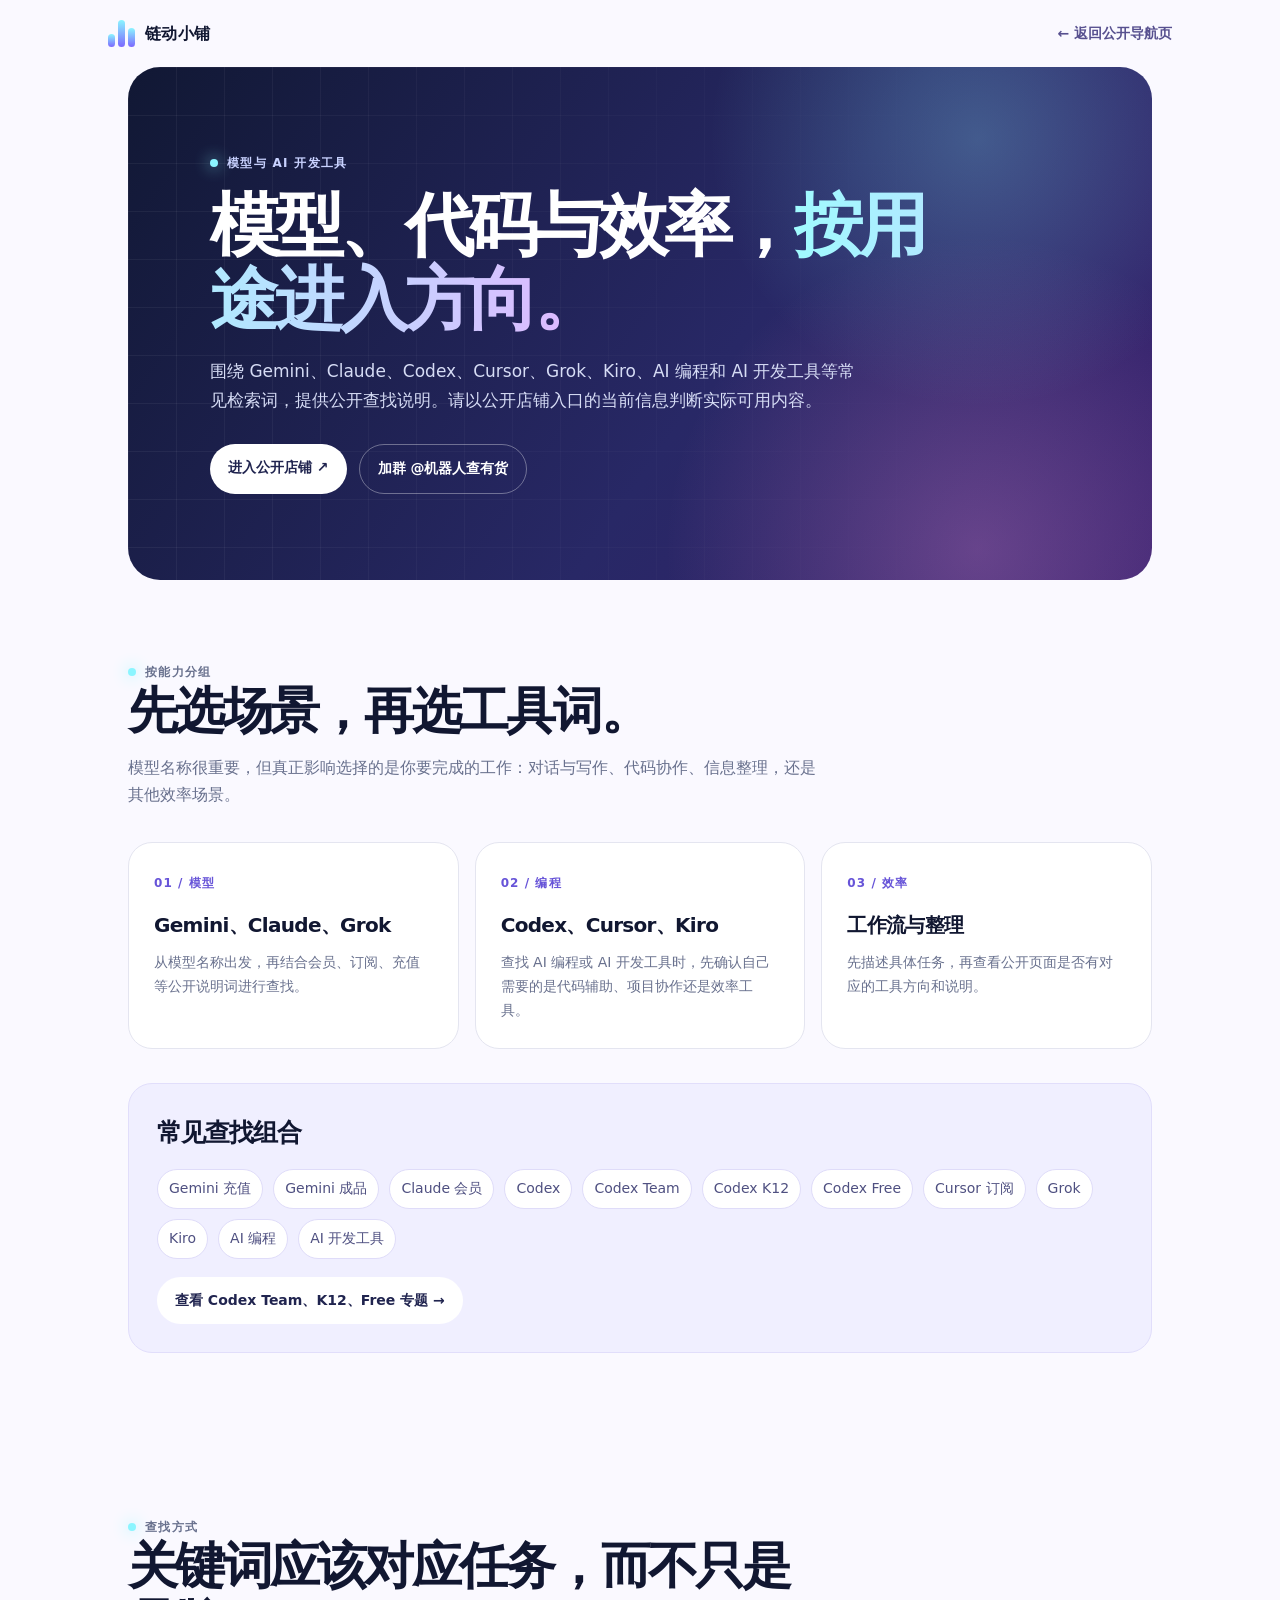
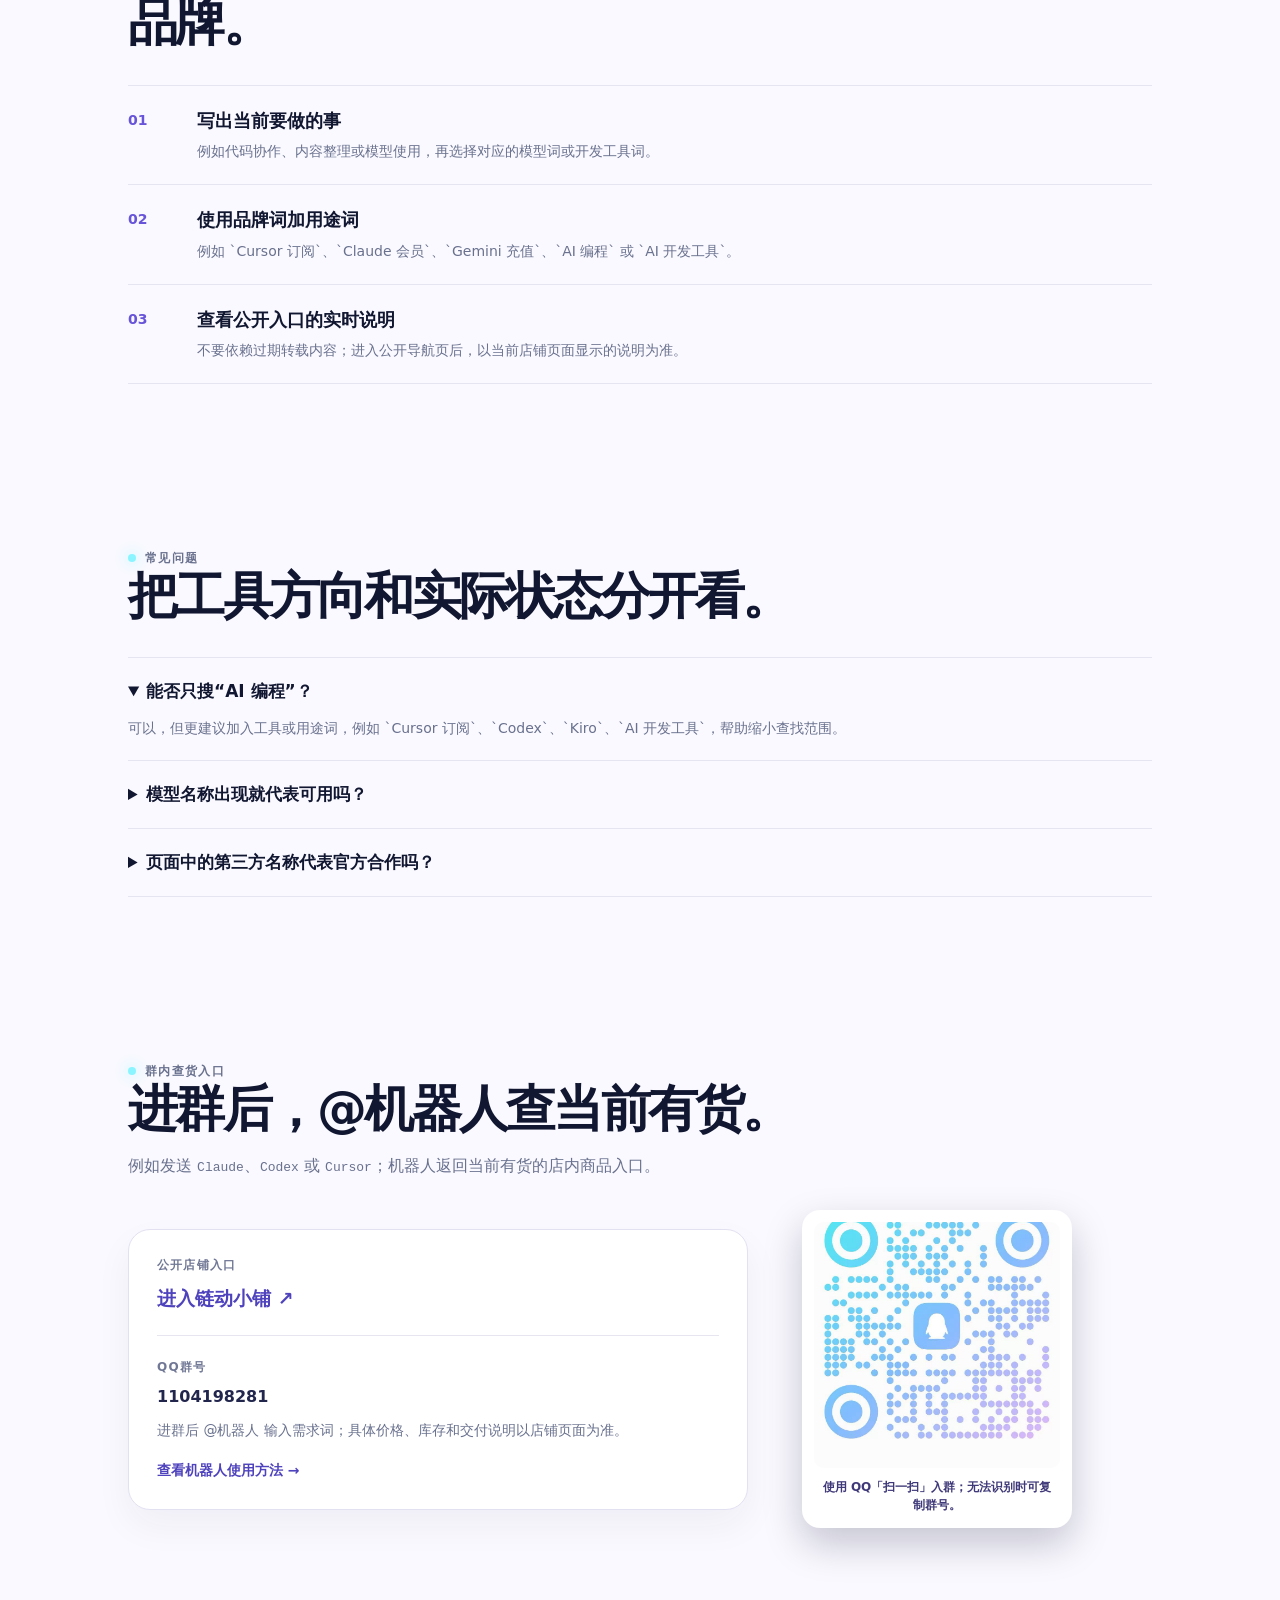
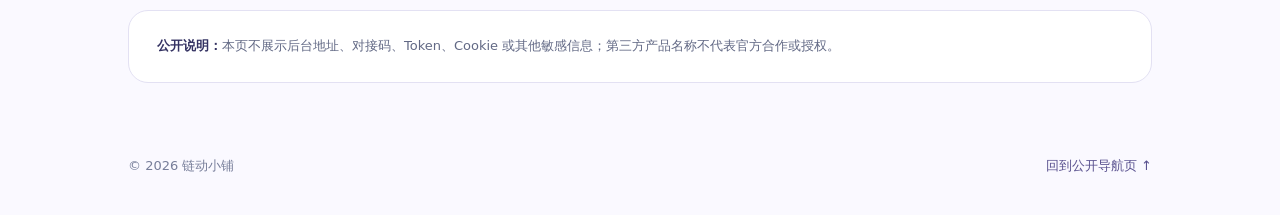
<file: ai-development.html>
<!doctype html>
<html lang="zh-CN">
  <head>
    <meta charset="UTF-8" />
    <meta name="viewport" content="width=device-width, initial-scale=1.0" />
    <meta name="description" content="链动小铺整理 Gemini、Claude、Codex、Cursor、Grok、Kiro、AI 编程与 AI 开发工具方向的公开查找说明。" />
    <meta name="robots" content="index,follow,max-image-preview:large" />
    <link rel="canonical" href="https://s988777.github.io/ldxp-showcase/ai-development.html" />
    <meta property="og:type" content="website" /><meta property="og:url" content="https://s988777.github.io/ldxp-showcase/ai-development.html" /><meta property="og:title" content="Gemini、Claude、Cursor、Codex AI 开发工具｜链动小铺" /><meta property="og:description" content="按模型、代码、效率与开发工具等需求词查看公开方向。" />
    <title>Gemini、Claude、Cursor、Codex AI 开发工具｜链动小铺</title>
    <link rel="stylesheet" href="landing.css" />
    <link rel="stylesheet" href="contact.css" />
    <link rel="stylesheet" href="group-entry.css" />
    <script type="application/ld+json">{"@context":"https://schema.org","@graph":[{"@type":"WebPage","name":"Gemini、Claude、Cursor、Codex AI 开发工具","url":"https://s988777.github.io/ldxp-showcase/ai-development.html","inLanguage":"zh-CN","description":"模型与 AI 开发工具方向的公开查找说明。"},{"@type":"FAQPage","mainEntity":[{"@type":"Question","name":"如何查找 Claude、Gemini 或 Cursor 方向？","acceptedAnswer":{"@type":"Answer","text":"可将品牌词与用途词组合，例如 Claude 会员、Gemini 充值、Cursor 订阅、AI 编程或 AI 开发工具，并以公开店铺页面为准。"}},{"@type":"Question","name":"是否代表第三方官方合作？","acceptedAnswer":{"@type":"Answer","text":"不代表。第三方名称仅用于说明服务方向与搜索分类，商标归各自权利人所有。"}}]}]}</script>
  </head>
  <body>
    <a class="skip-link" href="#main">跳到正文</a>
    <header class="page-header"><a class="brand" href="index.html"><span class="mark" aria-hidden="true"><i></i><i></i><i></i></span>链动小铺</a><a class="back-link" href="index.html">← 返回公开导航页</a></header>
    <main id="main">
      <section class="hero"><p class="eyebrow">模型与 AI 开发工具</p><h1>模型、代码与效率，<em>按用途进入方向。</em></h1><p>围绕 Gemini、Claude、Codex、Cursor、Grok、Kiro、AI 编程和 AI 开发工具等常见检索词，提供公开查找说明。请以公开店铺入口的当前信息判断实际可用内容。</p><div class="button-row"><a class="button" href="https://pay.ldxp.cn/shop/xiaoen666817" target="_blank" rel="noopener noreferrer">进入公开店铺 ↗</a><a class="button subtle" href="qq-bot.html#join">加群 @机器人查有货</a></div></section>
      <section class="section"><div class="section-head"><p class="eyebrow">按能力分组</p><h2>先选场景，再选工具词。</h2><p>模型名称很重要，但真正影响选择的是你要完成的工作：对话与写作、代码协作、信息整理，还是其他效率场景。</p></div><div class="card-grid"><article class="card"><span class="number">01 / 模型</span><h3>Gemini、Claude、Grok</h3><p>从模型名称出发，再结合会员、订阅、充值等公开说明词进行查找。</p></article><article class="card"><span class="number">02 / 编程</span><h3>Codex、Cursor、Kiro</h3><p>查找 AI 编程或 AI 开发工具时，先确认自己需要的是代码辅助、项目协作还是效率工具。</p></article><article class="card"><span class="number">03 / 效率</span><h3>工作流与整理</h3><p>先描述具体任务，再查看公开页面是否有对应的工具方向和说明。</p></article></div><div id="queries" class="query-box"><h2>常见查找组合</h2><ul class="query-list"><li>Gemini 充值</li><li>Gemini 成品</li><li>Claude 会员</li><li>Codex</li><li>Codex Team</li><li>Codex K12</li><li>Codex Free</li><li>Cursor 订阅</li><li>Grok</li><li>Kiro</li><li>AI 编程</li><li>AI 开发工具</li></ul><a class="button" style="margin-top:18px" href="codex-team-k12-free.html">查看 Codex Team、K12、Free 专题 →</a></div></section>
      <section class="section"><div class="section-head"><p class="eyebrow">查找方式</p><h2>关键词应该对应任务，而不只是品牌。</h2></div><div class="steps"><article class="step"><b>01</b><div><h3>写出当前要做的事</h3><p>例如代码协作、内容整理或模型使用，再选择对应的模型词或开发工具词。</p></div></article><article class="step"><b>02</b><div><h3>使用品牌词加用途词</h3><p>例如 `Cursor 订阅`、`Claude 会员`、`Gemini 充值`、`AI 编程` 或 `AI 开发工具`。</p></div></article><article class="step"><b>03</b><div><h3>查看公开入口的实时说明</h3><p>不要依赖过期转载内容；进入公开导航页后，以当前店铺页面显示的说明为准。</p></div></article></div></section>
      <section class="section"><div class="section-head"><p class="eyebrow">常见问题</p><h2>把工具方向和实际状态分开看。</h2></div><div class="faq"><details open><summary>能否只搜“AI 编程”？</summary><p>可以，但更建议加入工具或用途词，例如 `Cursor 订阅`、`Codex`、`Kiro`、`AI 开发工具`，帮助缩小查找范围。</p></details><details><summary>模型名称出现就代表可用吗？</summary><p>不代表。名称只用于说明公开分类方向，具体内容以店铺入口页面当时的说明为准。</p></details><details><summary>页面中的第三方名称代表官方合作吗？</summary><p>不代表。相关商标归各自权利人所有。</p></details></div></section>
      <section id="contact" class="section"><div class="section-head"><p class="eyebrow">群内查货入口</p><h2>进群后，@机器人查当前有货。</h2><p>例如发送 <code>Claude</code>、<code>Codex</code> 或 <code>Cursor</code>；机器人返回当前有货的店内商品入口。</p></div><div class="contact-qr-layout"><div class="public-contact"><p>公开店铺入口</p><a href="https://pay.ldxp.cn/shop/xiaoen666817" target="_blank" rel="noopener noreferrer">进入链动小铺 ↗</a><hr /><p>QQ群号</p><strong>1104198281</strong><small>进群后 @机器人 输入需求词；具体价格、库存和交付说明以店铺页面为准。</small><a class="group-link" href="qq-bot.html#join">查看机器人使用方法 →</a></div><figure class="group-qr-card"><img src="qq-group-qr-1104198281.png" width="885" height="885" alt="加入链动小铺 QQ 群的二维码" loading="lazy" /><figcaption>使用 QQ「扫一扫」入群；无法识别时可复制群号。</figcaption></figure></div></section>
      <p class="notice"><strong>公开说明：</strong>本页不展示后台地址、对接码、Token、Cookie 或其他敏感信息；第三方产品名称不代表官方合作或授权。</p>
    </main>
    <footer class="footer"><span>© 2026 链动小铺</span><a href="index.html">回到公开导航页 ↑</a></footer>
  </body>
</html>
</file>
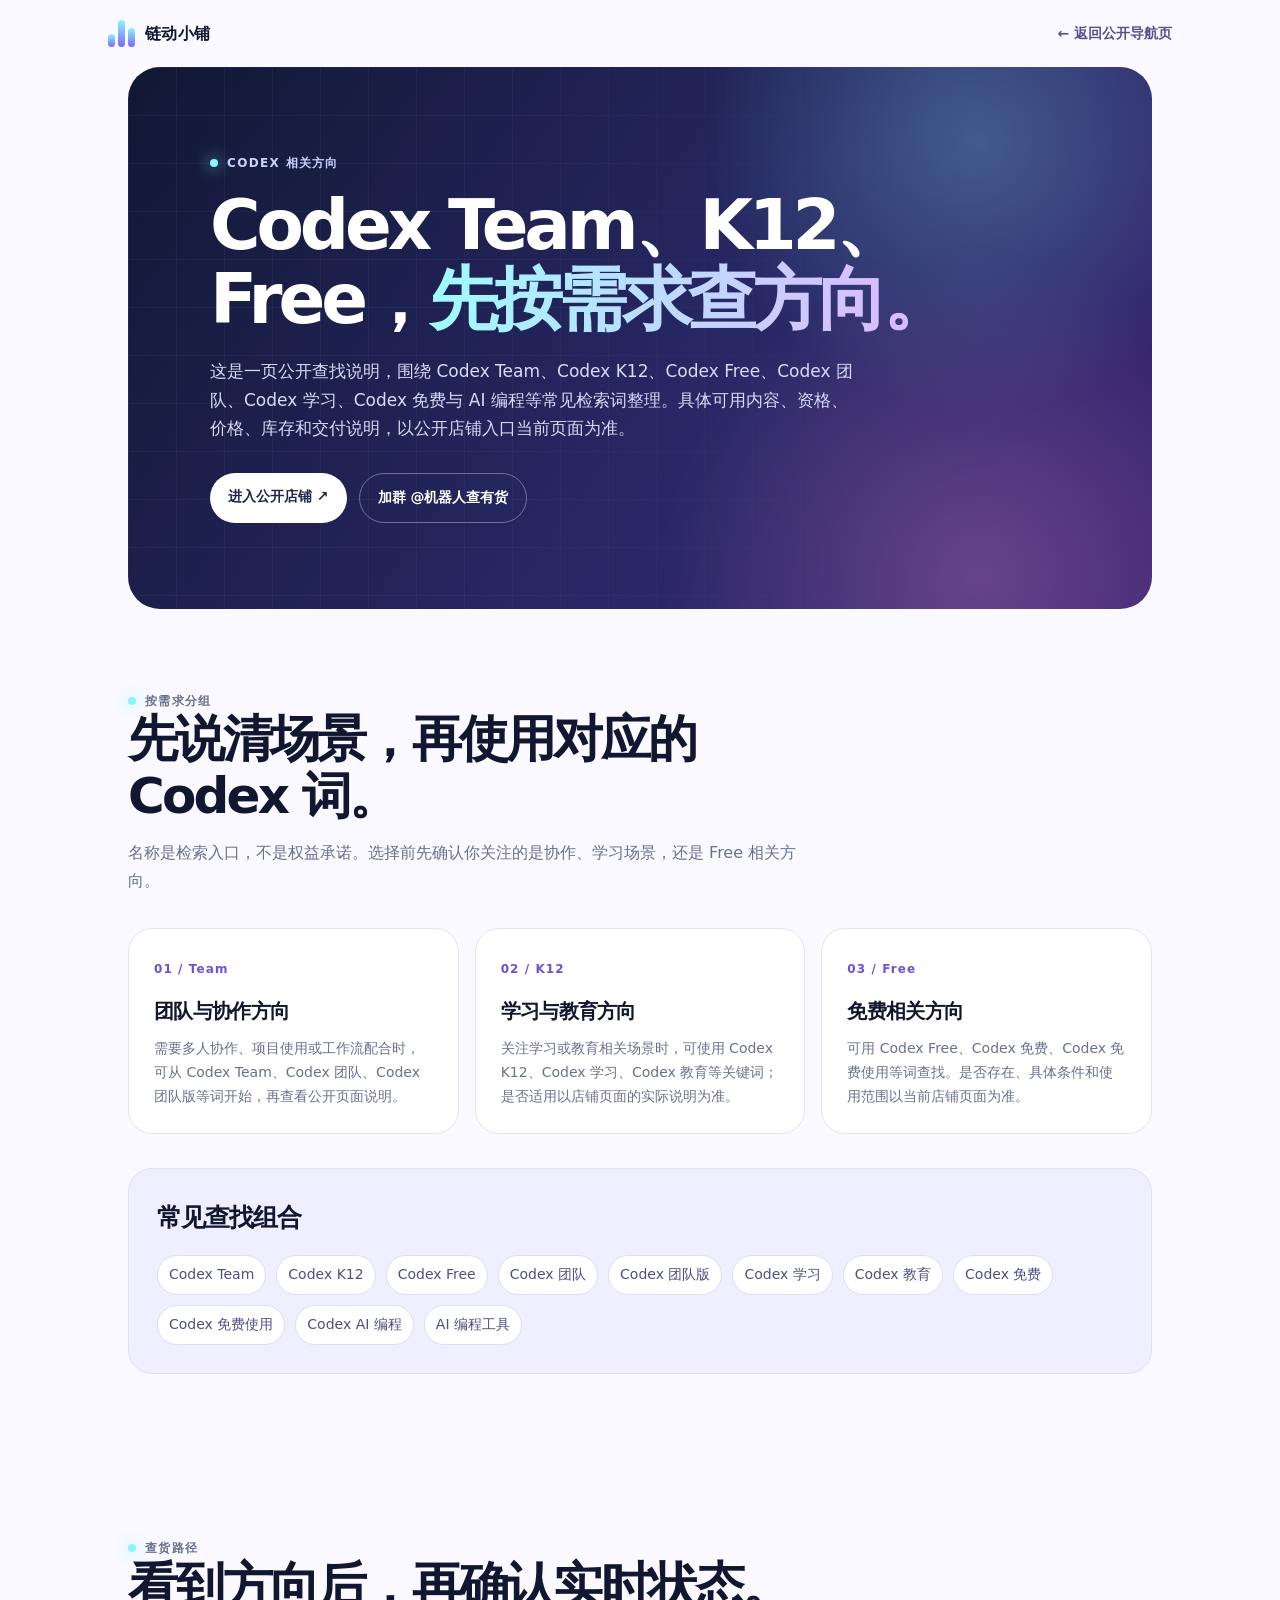
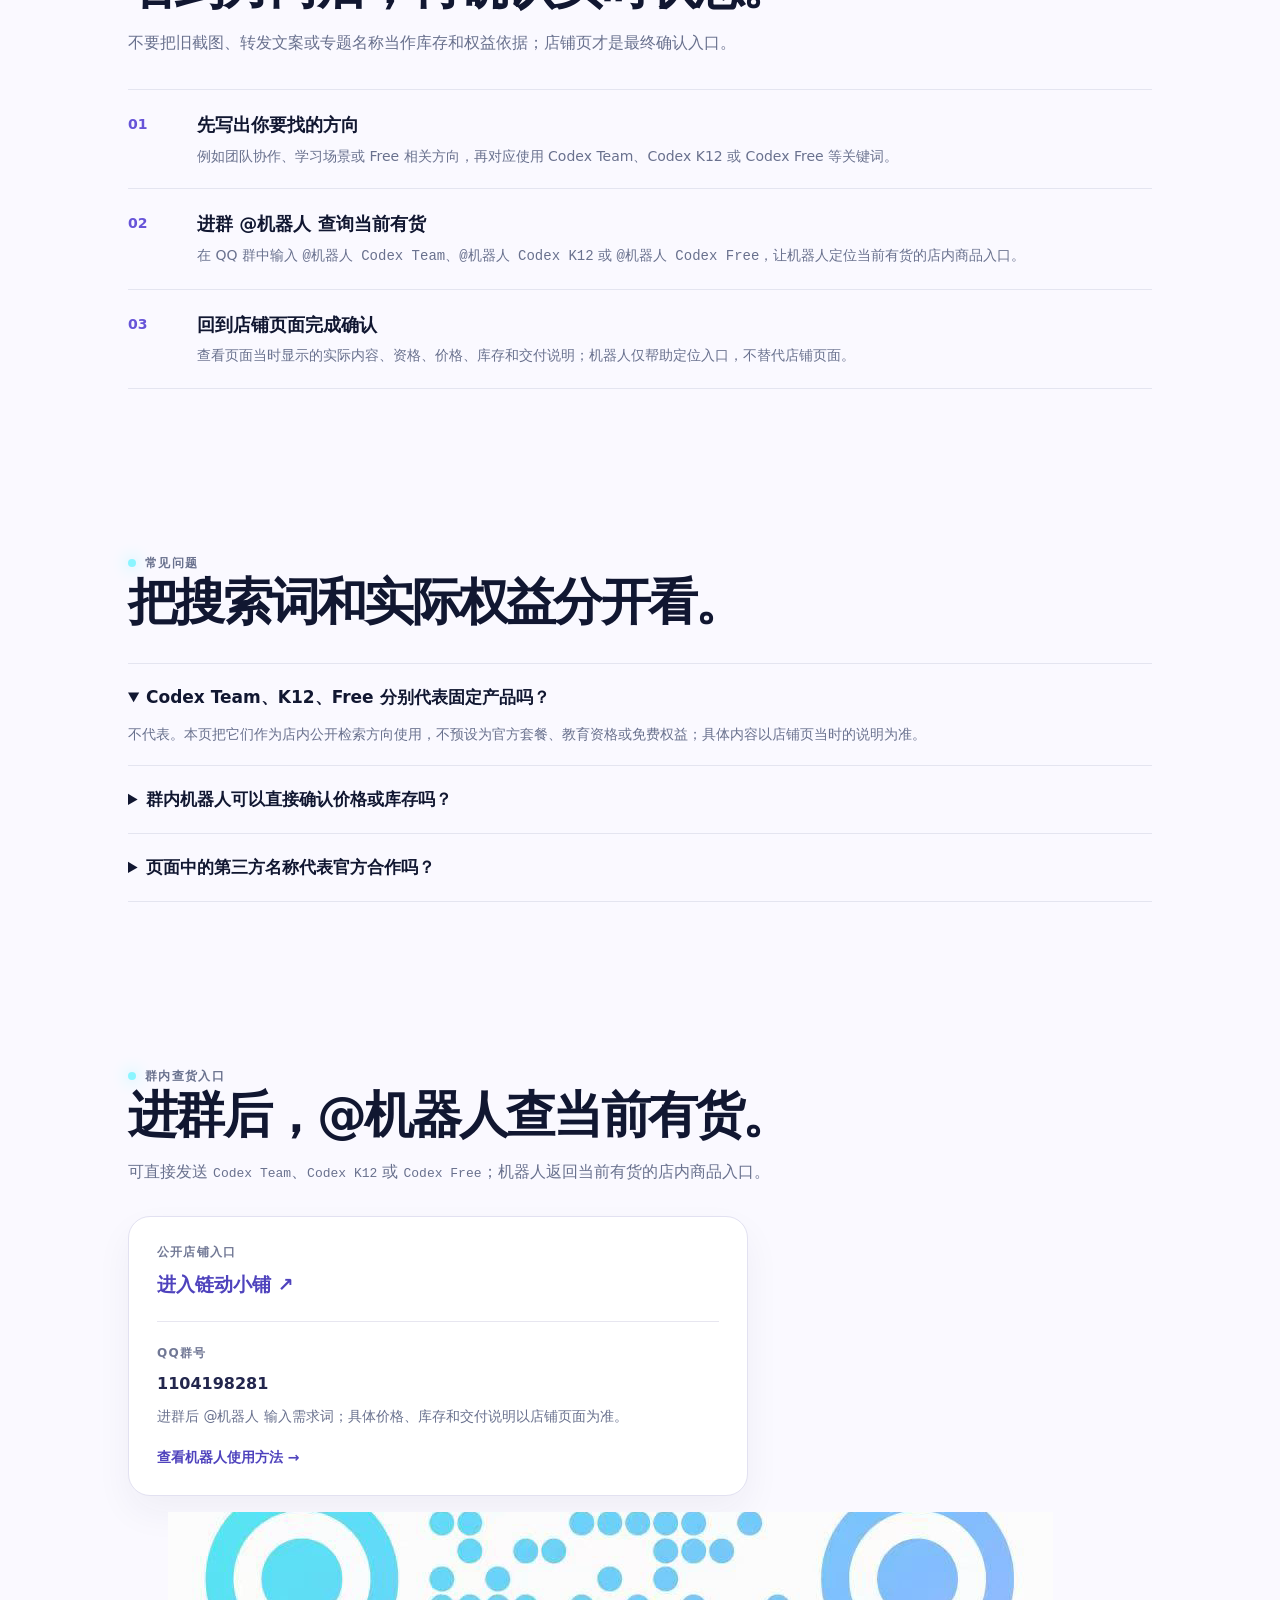
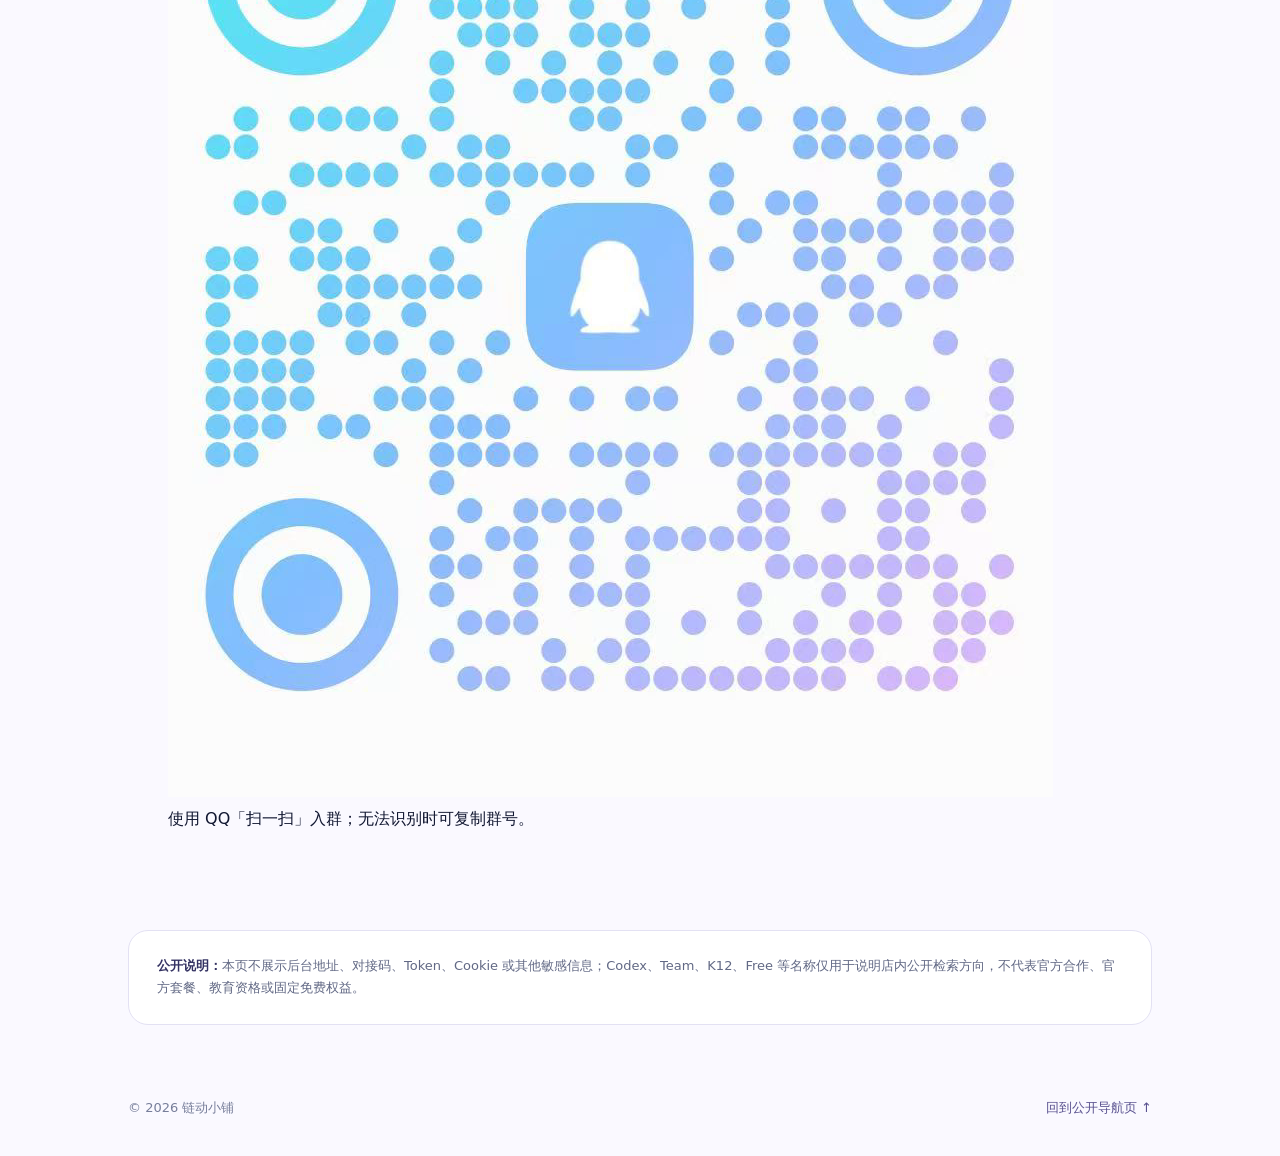
<file: codex-team-k12-free.html>
<!doctype html>
<html lang="zh-CN">
  <head>
    <meta charset="UTF-8" />
    <meta name="viewport" content="width=device-width, initial-scale=1.0" />
    <meta name="description" content="链动小铺整理 Codex Team、Codex K12、Codex Free、Codex 团队、Codex 学习与 Codex 免费等公开检索方向；可进 QQ 群 @机器人 查询当前有货入口。" />
    <meta name="keywords" content="Codex,Codex Team,Codex K12,Codex Free,Codex 团队,Codex 团队版,Codex K12 教育,Codex 学习,Codex 免费,Codex 免费使用,Codex AI 编程,AI 编程工具,链动小铺,QQ机器人查货" />
    <meta name="robots" content="index,follow,max-image-preview:large" />
    <link rel="canonical" href="https://s988777.github.io/ldxp-showcase/codex-team-k12-free.html" />
    <meta property="og:type" content="website" />
    <meta property="og:url" content="https://s988777.github.io/ldxp-showcase/codex-team-k12-free.html" />
    <meta property="og:title" content="Codex Team、K12、Free 产品方向｜链动小铺" />
    <meta property="og:description" content="按 Codex Team、K12、Free、团队、学习与免费等需求词查看公开方向，并进群 @机器人 查询当前有货入口。" />
    <title>Codex Team、K12、Free 产品方向｜链动小铺</title>
    <link rel="stylesheet" href="landing.css" />
    <link rel="stylesheet" href="contact.css" />
    <script type="application/ld+json">{"@context":"https://schema.org","@graph":[{"@type":"WebPage","name":"Codex Team、K12、Free 产品方向","url":"https://s988777.github.io/ldxp-showcase/codex-team-k12-free.html","inLanguage":"zh-CN","description":"Codex Team、K12、Free 等店内公开检索方向的查找说明。"},{"@type":"FAQPage","mainEntity":[{"@type":"Question","name":"如何查找 Codex Team、Codex K12 或 Codex Free 方向？","acceptedAnswer":{"@type":"Answer","text":"可从公开店铺页使用 Codex Team、Codex K12、Codex Free、Codex 团队、Codex 学习或 Codex 免费等关键词查找；也可加入 QQ 群后 @机器人 输入对应词，查询当前有货的店内商品入口。"}},{"@type":"Question","name":"K12 或 Free 是否代表官方资格或固定免费权益？","acceptedAnswer":{"@type":"Answer","text":"不代表。本页中的名称只用于说明店内公开检索方向，不预设官方套餐、教育资格或免费权益；实际内容、资格、库存和交付说明以店铺页面当时显示为准。"}},{"@type":"Question","name":"页面中的 Codex 名称是否表示官方合作？","acceptedAnswer":{"@type":"Answer","text":"不表示。第三方名称仅用于说明服务方向与搜索分类，相关商标归各自权利人所有。"}}]}]}</script>
  </head>
  <body>
    <a class="skip-link" href="#main">跳到正文</a>
    <header class="page-header"><a class="brand" href="index.html"><span class="mark" aria-hidden="true"><i></i><i></i><i></i></span>链动小铺</a><a class="back-link" href="index.html">← 返回公开导航页</a></header>
    <main id="main">
      <section class="hero"><p class="eyebrow">Codex 相关方向</p><h1>Codex Team、K12、Free，<em>先按需求查方向。</em></h1><p>这是一页公开查找说明，围绕 Codex Team、Codex K12、Codex Free、Codex 团队、Codex 学习、Codex 免费与 AI 编程等常见检索词整理。具体可用内容、资格、价格、库存和交付说明，以公开店铺入口当前页面为准。</p><div class="button-row"><a class="button" href="https://pay.ldxp.cn/shop/xiaoen666817" target="_blank" rel="noopener noreferrer">进入公开店铺 ↗</a><a class="button subtle" href="qq-bot.html#join">加群 @机器人查有货</a></div></section>
      <section class="section"><div class="section-head"><p class="eyebrow">按需求分组</p><h2>先说清场景，再使用对应的 Codex 词。</h2><p>名称是检索入口，不是权益承诺。选择前先确认你关注的是协作、学习场景，还是 Free 相关方向。</p></div><div class="card-grid"><article class="card"><span class="number">01 / Team</span><h3>团队与协作方向</h3><p>需要多人协作、项目使用或工作流配合时，可从 Codex Team、Codex 团队、Codex 团队版等词开始，再查看公开页面说明。</p></article><article class="card"><span class="number">02 / K12</span><h3>学习与教育方向</h3><p>关注学习或教育相关场景时，可使用 Codex K12、Codex 学习、Codex 教育等关键词；是否适用以店铺页面的实际说明为准。</p></article><article class="card"><span class="number">03 / Free</span><h3>免费相关方向</h3><p>可用 Codex Free、Codex 免费、Codex 免费使用等词查找。是否存在、具体条件和使用范围以当前店铺页面为准。</p></article></div><div id="queries" class="query-box"><h2>常见查找组合</h2><ul class="query-list"><li>Codex Team</li><li>Codex K12</li><li>Codex Free</li><li>Codex 团队</li><li>Codex 团队版</li><li>Codex 学习</li><li>Codex 教育</li><li>Codex 免费</li><li>Codex 免费使用</li><li>Codex AI 编程</li><li>AI 编程工具</li></ul></div></section>
      <section class="section"><div class="section-head"><p class="eyebrow">查货路径</p><h2>看到方向后，再确认实时状态。</h2><p>不要把旧截图、转发文案或专题名称当作库存和权益依据；店铺页才是最终确认入口。</p></div><div class="steps"><article class="step"><b>01</b><div><h3>先写出你要找的方向</h3><p>例如团队协作、学习场景或 Free 相关方向，再对应使用 Codex Team、Codex K12 或 Codex Free 等关键词。</p></div></article><article class="step"><b>02</b><div><h3>进群 @机器人 查询当前有货</h3><p>在 QQ 群中输入 <code>@机器人 Codex Team</code>、<code>@机器人 Codex K12</code> 或 <code>@机器人 Codex Free</code>，让机器人定位当前有货的店内商品入口。</p></div></article><article class="step"><b>03</b><div><h3>回到店铺页面完成确认</h3><p>查看页面当时显示的实际内容、资格、价格、库存和交付说明；机器人仅帮助定位入口，不替代店铺页面。</p></div></article></div></section>
      <section class="section"><div class="section-head"><p class="eyebrow">常见问题</p><h2>把搜索词和实际权益分开看。</h2></div><div class="faq"><details open><summary>Codex Team、K12、Free 分别代表固定产品吗？</summary><p>不代表。本页把它们作为店内公开检索方向使用，不预设为官方套餐、教育资格或免费权益；具体内容以店铺页当时的说明为准。</p></details><details><summary>群内机器人可以直接确认价格或库存吗？</summary><p>不能。机器人帮助定位当前有货的店内入口；价格、库存和交付说明都应回到店铺页面确认。</p></details><details><summary>页面中的第三方名称代表官方合作吗？</summary><p>不代表。相关名称只用于说明服务方向与搜索分类，商标归各自权利人所有。</p></details></div></section>
      <section id="contact" class="section"><div class="section-head"><p class="eyebrow">群内查货入口</p><h2>进群后，@机器人查当前有货。</h2><p>可直接发送 <code>Codex Team</code>、<code>Codex K12</code> 或 <code>Codex Free</code>；机器人返回当前有货的店内商品入口。</p></div><div class="contact-qr-layout"><div class="public-contact"><p>公开店铺入口</p><a href="https://pay.ldxp.cn/shop/xiaoen666817" target="_blank" rel="noopener noreferrer">进入链动小铺 ↗</a><hr /><p>QQ群号</p><strong>1104198281</strong><small>进群后 @机器人 输入需求词；具体价格、库存和交付说明以店铺页面为准。</small><a class="group-link" href="qq-bot.html#join">查看机器人使用方法 →</a></div><figure class="group-qr-card"><img src="qq-group-qr-1104198281.png" width="885" height="885" alt="加入链动小铺 QQ 群的二维码" loading="lazy" /><figcaption>使用 QQ「扫一扫」入群；无法识别时可复制群号。</figcaption></figure></div></section>
      <p class="notice"><strong>公开说明：</strong>本页不展示后台地址、对接码、Token、Cookie 或其他敏感信息；Codex、Team、K12、Free 等名称仅用于说明店内公开检索方向，不代表官方合作、官方套餐、教育资格或固定免费权益。</p>
    </main>
    <footer class="footer"><span>© 2026 链动小铺</span><a href="index.html">回到公开导航页 ↑</a></footer>
  </body>
</html>
</file>
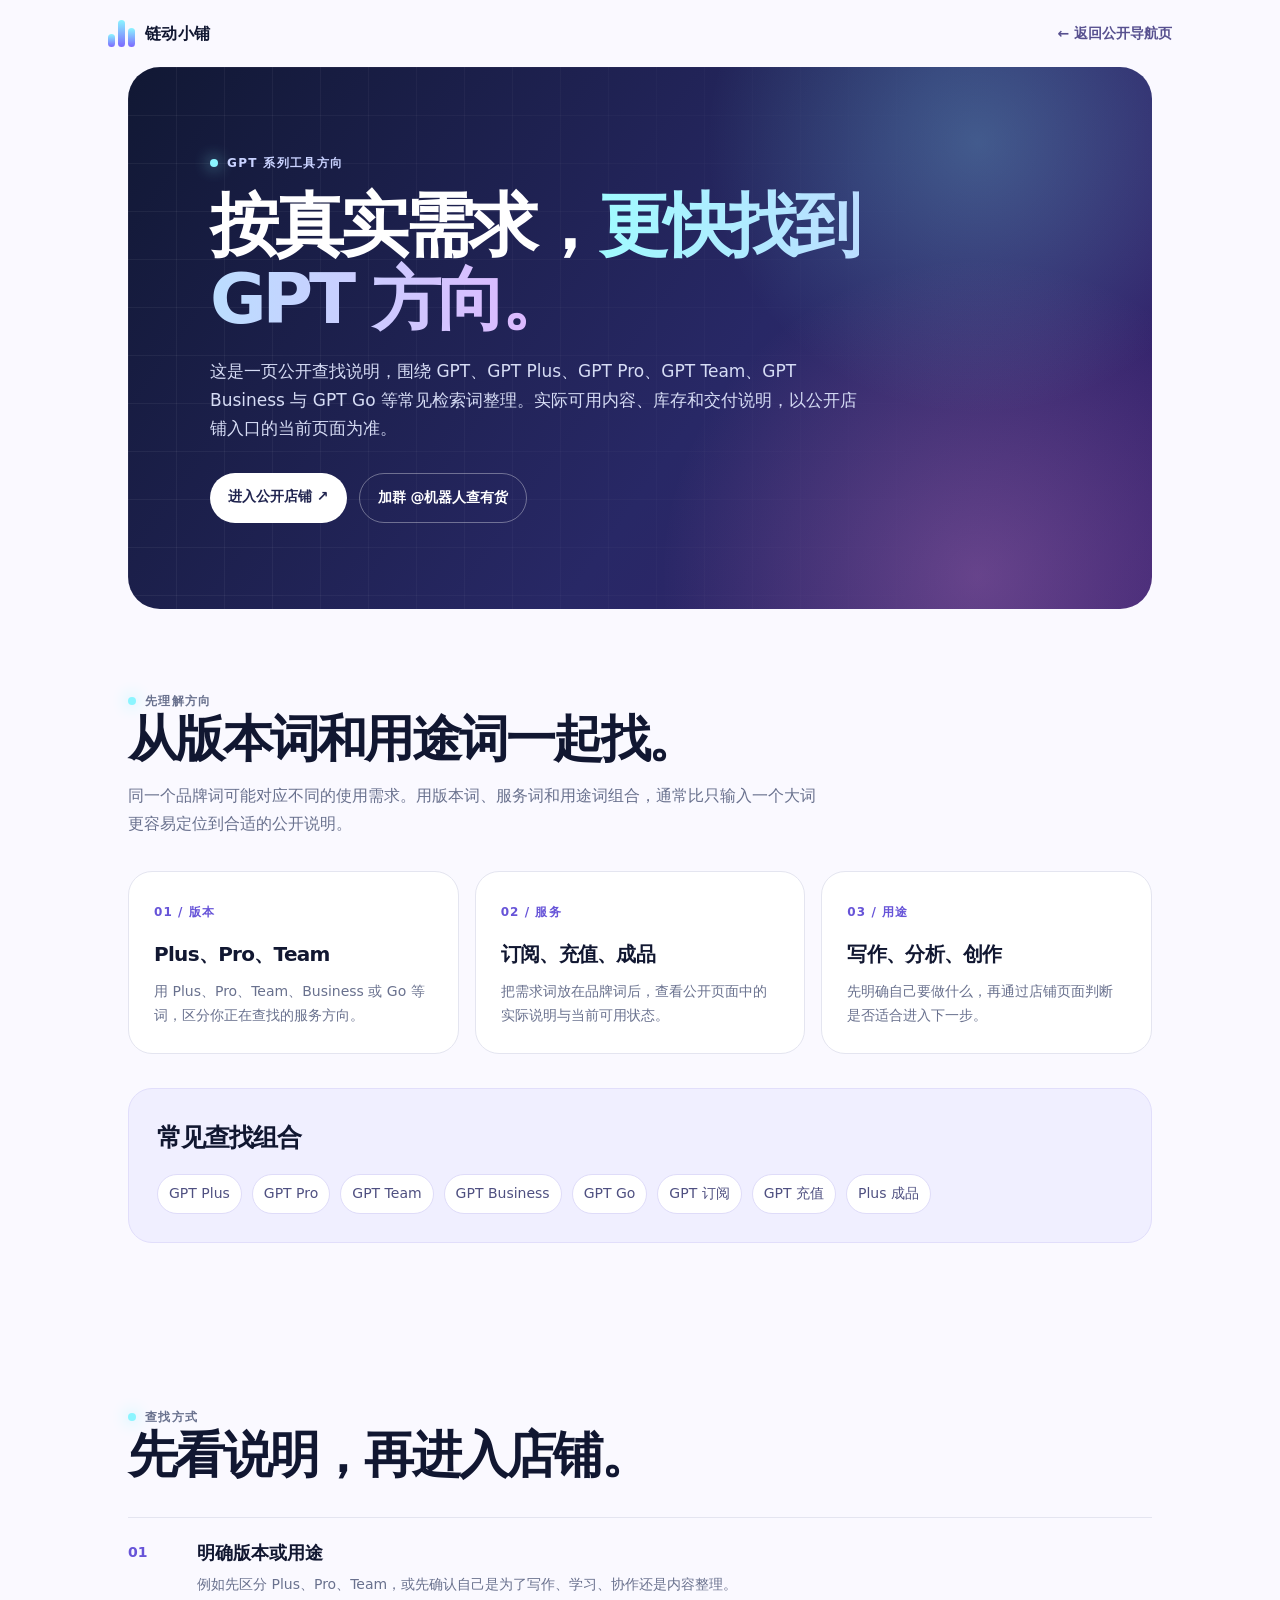
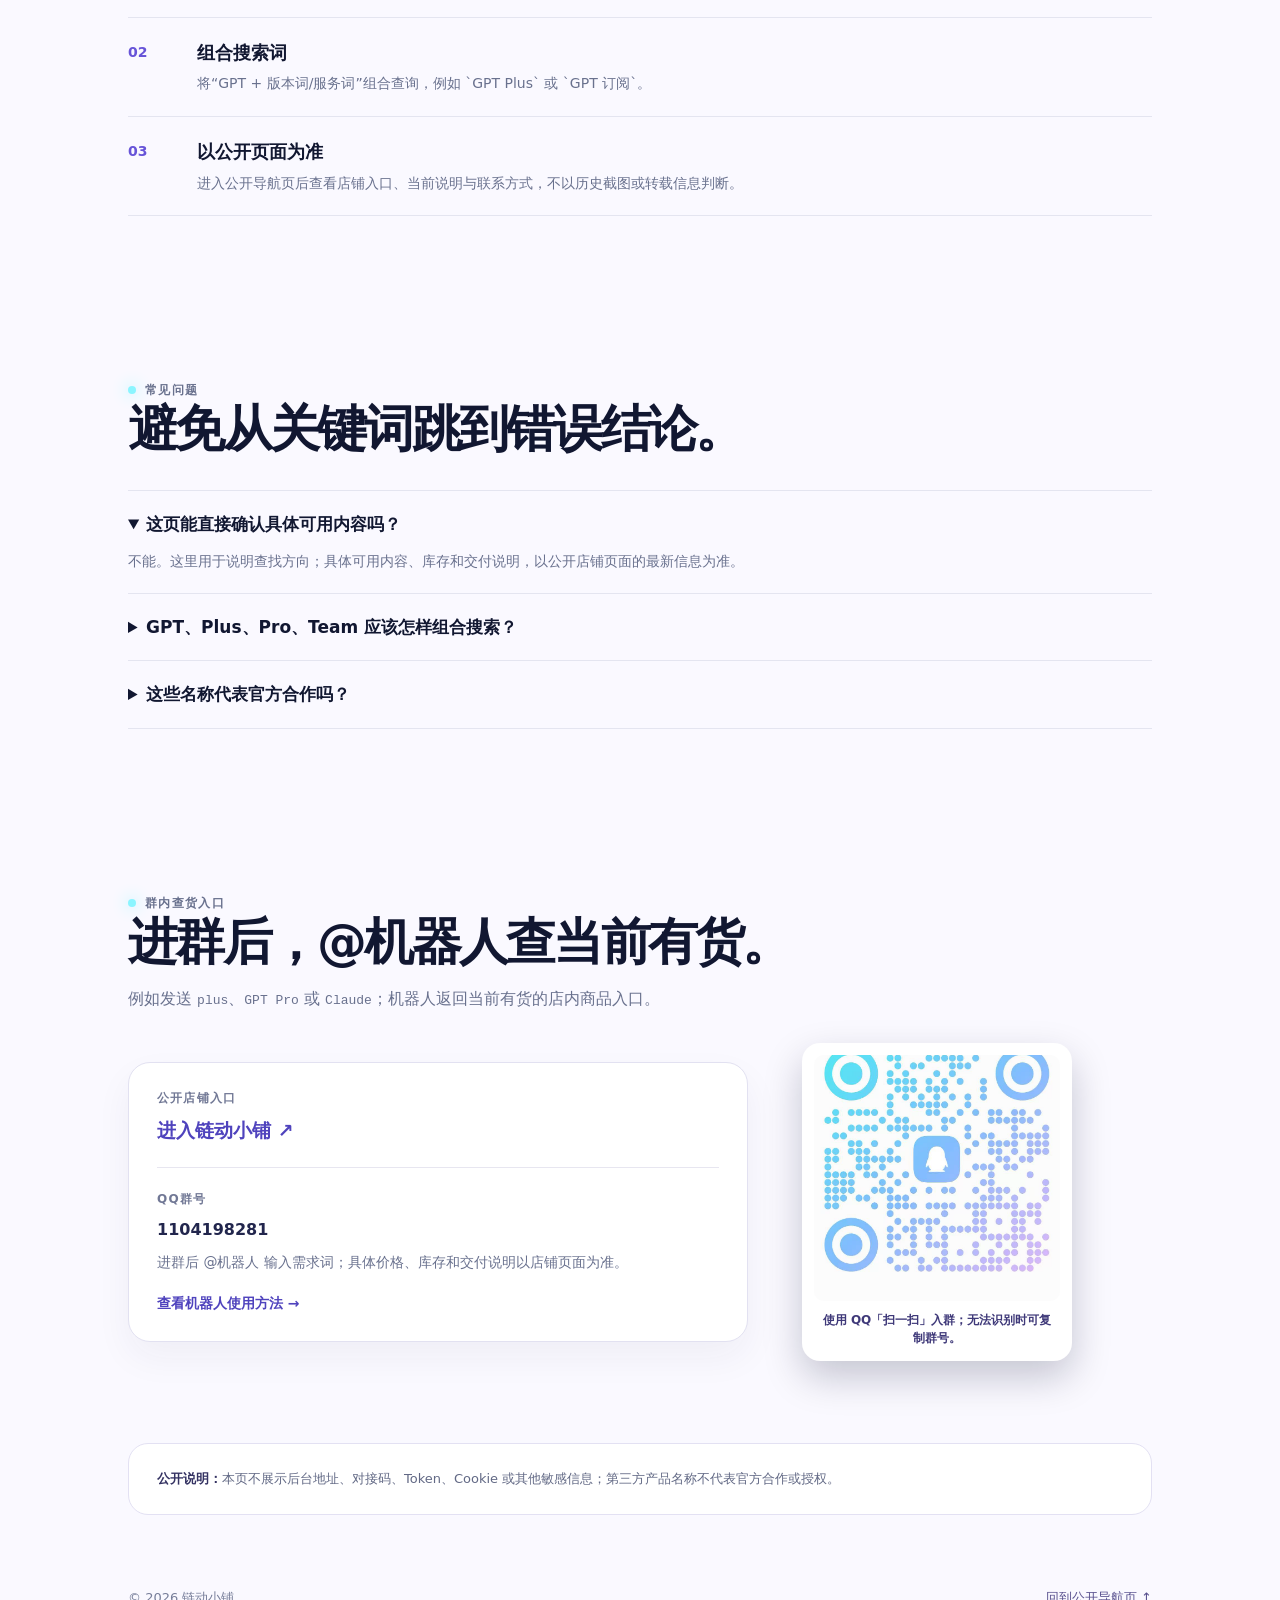
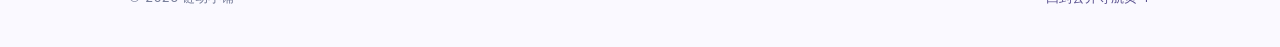
<file: gpt-plus.html>
<!doctype html>
<html lang="zh-CN">
  <head>
    <meta charset="UTF-8" />
    <meta name="viewport" content="width=device-width, initial-scale=1.0" />
    <meta name="description" content="链动小铺整理 GPT、GPT Plus、GPT Pro、GPT Team、GPT Business 与 GPT Go 等 AI 工具方向的公开查找说明和常见问题。" />
    <meta name="robots" content="index,follow,max-image-preview:large" />
    <link rel="canonical" href="https://s988777.github.io/ldxp-showcase/gpt-plus.html" />
    <meta property="og:type" content="website" />
    <meta property="og:url" content="https://s988777.github.io/ldxp-showcase/gpt-plus.html" />
    <meta property="og:title" content="GPT Plus、GPT Pro、GPT Team 服务方向｜链动小铺" />
    <meta property="og:description" content="按 GPT、Plus、Pro、Team、Business、Go、订阅和充值等常见需求词查看公开方向。" />
    <title>GPT Plus、GPT Pro、GPT Team 服务方向｜链动小铺</title>
    <link rel="stylesheet" href="landing.css" />
    <link rel="stylesheet" href="contact.css" />
    <link rel="stylesheet" href="group-entry.css" />
    <script type="application/ld+json">{"@context":"https://schema.org","@graph":[{"@type":"WebPage","name":"GPT Plus、GPT Pro、GPT Team 服务方向","url":"https://s988777.github.io/ldxp-showcase/gpt-plus.html","inLanguage":"zh-CN","description":"GPT 系列 AI 工具方向的公开查找说明。"},{"@type":"FAQPage","mainEntity":[{"@type":"Question","name":"如何查找 GPT Plus 或 GPT Pro 方向？","acceptedAnswer":{"@type":"Answer","text":"可从公开导航页使用 GPT、Plus、Pro、Team、Business、Go、订阅或充值等关键词组合查找，实际可用内容以店铺页面为准。"}},{"@type":"Question","name":"页面中的第三方名称代表官方合作吗？","acceptedAnswer":{"@type":"Answer","text":"不代表。相关名称仅用于说明服务方向与搜索分类，商标归各自权利人所有。"}}]}]}</script>
  </head>
  <body>
    <a class="skip-link" href="#main">跳到正文</a>
    <header class="page-header"><a class="brand" href="index.html"><span class="mark" aria-hidden="true"><i></i><i></i><i></i></span>链动小铺</a><a class="back-link" href="index.html">← 返回公开导航页</a></header>
    <main id="main">
      <section class="hero"><p class="eyebrow">GPT 系列工具方向</p><h1>按真实需求，<em>更快找到 GPT 方向。</em></h1><p>这是一页公开查找说明，围绕 GPT、GPT Plus、GPT Pro、GPT Team、GPT Business 与 GPT Go 等常见检索词整理。实际可用内容、库存和交付说明，以公开店铺入口的当前页面为准。</p><div class="button-row"><a class="button" href="https://pay.ldxp.cn/shop/xiaoen666817" target="_blank" rel="noopener noreferrer">进入公开店铺 ↗</a><a class="button subtle" href="qq-bot.html#join">加群 @机器人查有货</a></div></section>
      <section class="section"><div class="section-head"><p class="eyebrow">先理解方向</p><h2>从版本词和用途词一起找。</h2><p>同一个品牌词可能对应不同的使用需求。用版本词、服务词和用途词组合，通常比只输入一个大词更容易定位到合适的公开说明。</p></div><div class="card-grid"><article class="card"><span class="number">01 / 版本</span><h3>Plus、Pro、Team</h3><p>用 Plus、Pro、Team、Business 或 Go 等词，区分你正在查找的服务方向。</p></article><article class="card"><span class="number">02 / 服务</span><h3>订阅、充值、成品</h3><p>把需求词放在品牌词后，查看公开页面中的实际说明与当前可用状态。</p></article><article class="card"><span class="number">03 / 用途</span><h3>写作、分析、创作</h3><p>先明确自己要做什么，再通过店铺页面判断是否适合进入下一步。</p></article></div><div id="queries" class="query-box"><h2>常见查找组合</h2><ul class="query-list"><li>GPT Plus</li><li>GPT Pro</li><li>GPT Team</li><li>GPT Business</li><li>GPT Go</li><li>GPT 订阅</li><li>GPT 充值</li><li>Plus 成品</li></ul></div></section>
      <section class="section"><div class="section-head"><p class="eyebrow">查找方式</p><h2>先看说明，再进入店铺。</h2></div><div class="steps"><article class="step"><b>01</b><div><h3>明确版本或用途</h3><p>例如先区分 Plus、Pro、Team，或先确认自己是为了写作、学习、协作还是内容整理。</p></div></article><article class="step"><b>02</b><div><h3>组合搜索词</h3><p>将“GPT + 版本词/服务词”组合查询，例如 `GPT Plus` 或 `GPT 订阅`。</p></div></article><article class="step"><b>03</b><div><h3>以公开页面为准</h3><p>进入公开导航页后查看店铺入口、当前说明与联系方式，不以历史截图或转载信息判断。</p></div></article></div></section>
      <section class="section"><div class="section-head"><p class="eyebrow">常见问题</p><h2>避免从关键词跳到错误结论。</h2></div><div class="faq"><details open><summary>这页能直接确认具体可用内容吗？</summary><p>不能。这里用于说明查找方向；具体可用内容、库存和交付说明，以公开店铺页面的最新信息为准。</p></details><details><summary>GPT、Plus、Pro、Team 应该怎样组合搜索？</summary><p>可以把品牌词、版本词与服务词组合，例如 `GPT Plus`、`GPT Pro`、`GPT Team`、`GPT 订阅` 或 `GPT 充值`。</p></details><details><summary>这些名称代表官方合作吗？</summary><p>不代表。第三方名称仅用于说明服务方向与搜索分类，相关商标归各自权利人所有。</p></details></div></section>
      <section id="contact" class="section"><div class="section-head"><p class="eyebrow">群内查货入口</p><h2>进群后，@机器人查当前有货。</h2><p>例如发送 <code>plus</code>、<code>GPT Pro</code> 或 <code>Claude</code>；机器人返回当前有货的店内商品入口。</p></div><div class="contact-qr-layout"><div class="public-contact"><p>公开店铺入口</p><a href="https://pay.ldxp.cn/shop/xiaoen666817" target="_blank" rel="noopener noreferrer">进入链动小铺 ↗</a><hr /><p>QQ群号</p><strong>1104198281</strong><small>进群后 @机器人 输入需求词；具体价格、库存和交付说明以店铺页面为准。</small><a class="group-link" href="qq-bot.html#join">查看机器人使用方法 →</a></div><figure class="group-qr-card"><img src="qq-group-qr-1104198281.png" width="885" height="885" alt="加入链动小铺 QQ 群的二维码" loading="lazy" /><figcaption>使用 QQ「扫一扫」入群；无法识别时可复制群号。</figcaption></figure></div></section>
      <p class="notice"><strong>公开说明：</strong>本页不展示后台地址、对接码、Token、Cookie 或其他敏感信息；第三方产品名称不代表官方合作或授权。</p>
    </main>
    <footer class="footer"><span>© 2026 链动小铺</span><a href="index.html">回到公开导航页 ↑</a></footer>
  </body>
</html>
</file>
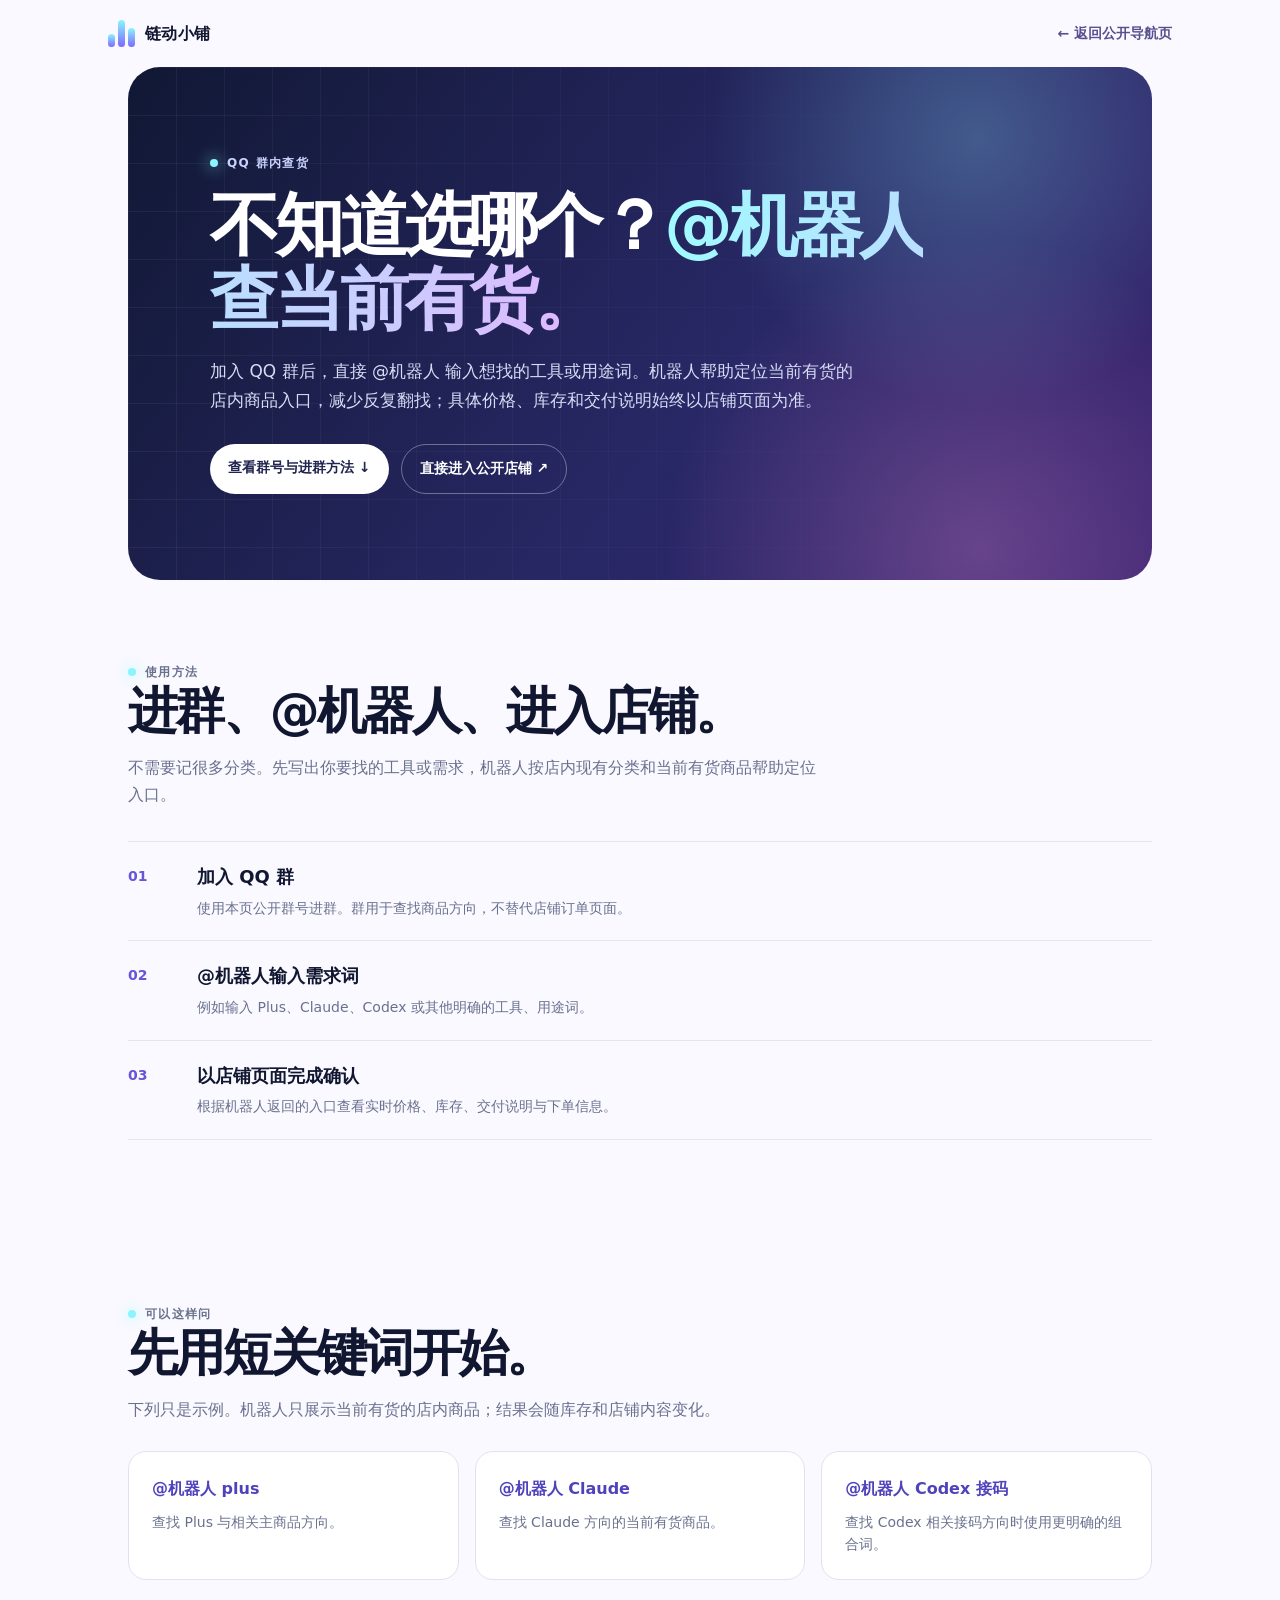
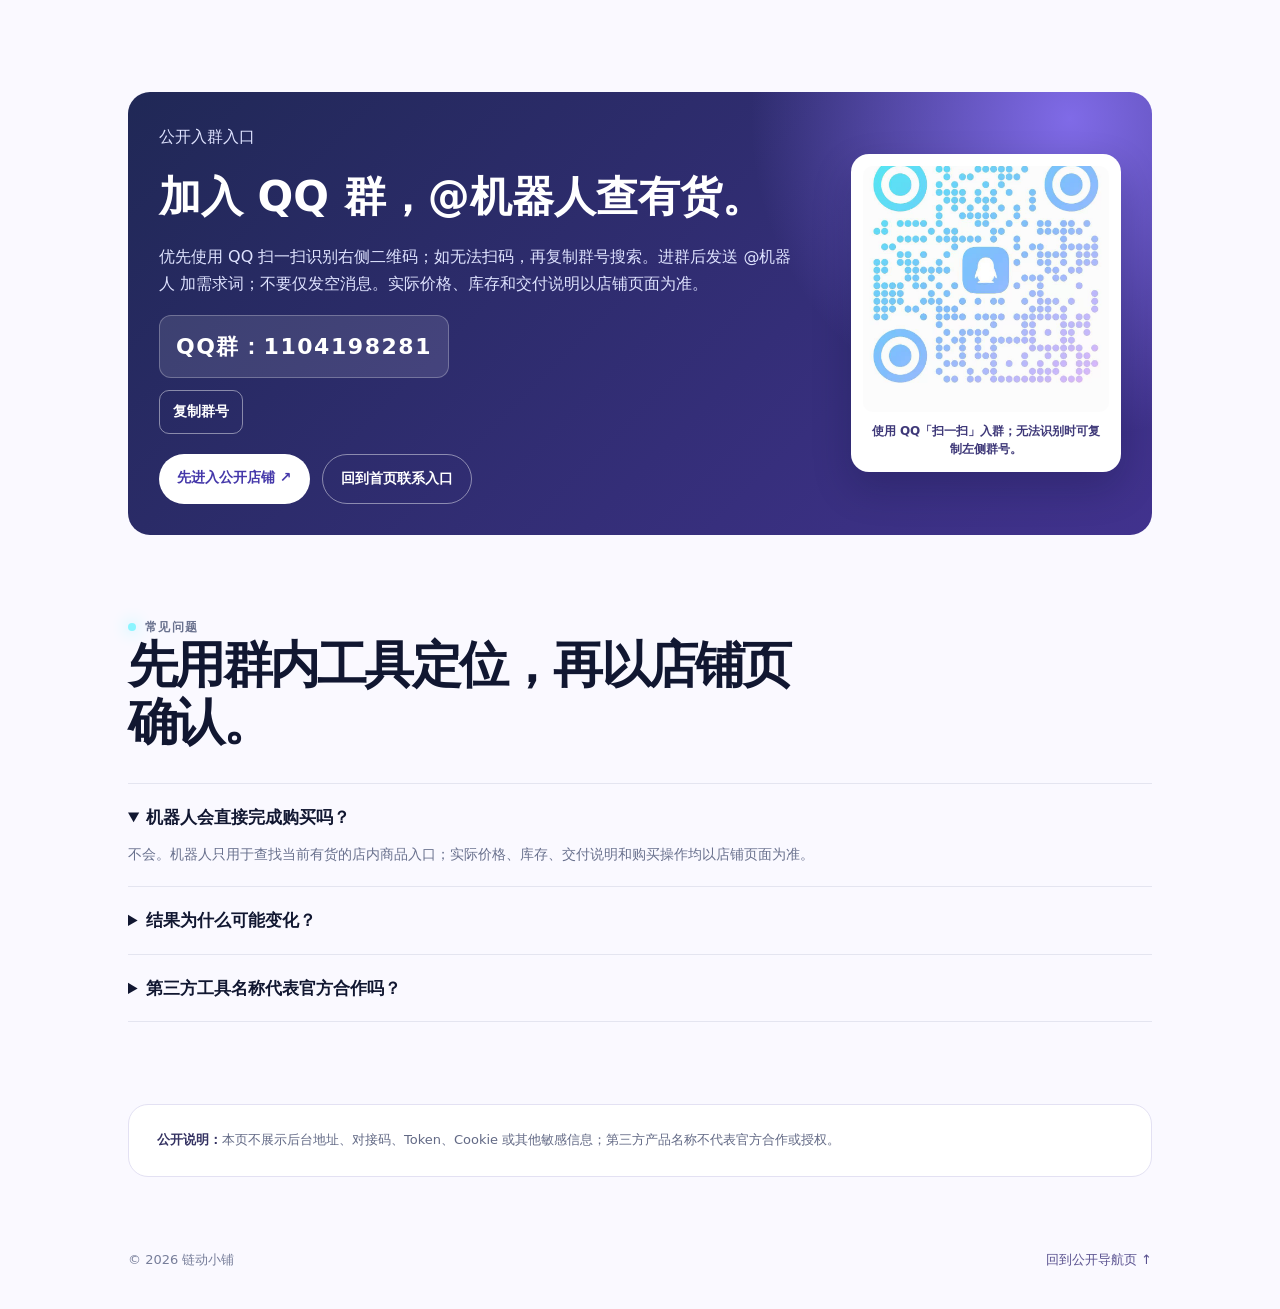
<file: qq-bot.html>
<!doctype html><html lang="zh-CN">  <head>    <meta charset="UTF-8" />    <meta name="viewport" content="width=device-width, initial-scale=1.0" />    <meta name="description" content="扫码或复制群号加入链动小铺 QQ 群；进群后可 @机器人 输入 Plus、Claude、Codex 等需求词，优先查看当前有货的店内商品入口。" />    <meta name="keywords" content="链动小铺QQ群,QQ群二维码,QQ扫码进群,QQ机器人查货,AI工具查货,GPT Plus,Claude,Codex,Cursor,有货商品,数字服务" />    <meta name="robots" content="index,follow,max-image-preview:large" />    <link rel="canonical" href="https://s988777.github.io/ldxp-showcase/qq-bot.html" />    <meta property="og:type" content="website" />    <meta property="og:url" content="https://s988777.github.io/ldxp-showcase/qq-bot.html" />    <meta property="og:title" content="加入 QQ 群，@机器人查当前有货｜链动小铺" />    <meta property="og:description" content="扫码或复制群号进群后，@机器人 输入需求词，优先查看当前有货的店内商品入口。" />    <title>加入 QQ 群，@机器人查当前有货｜链动小铺</title>    <link rel="stylesheet" href="landing.css" />    <link rel="stylesheet" href="contact.css" />    <link rel="stylesheet" href="group-entry.css" />    <script type="application/ld+json">{"@context":"https://schema.org","@graph":[{"@type":"WebPage","name":"加入 QQ 群，@机器人查当前有货","url":"https://s988777.github.io/ldxp-showcase/qq-bot.html","inLanguage":"zh-CN","description":"链动小铺 QQ 群机器人使用说明。"},{"@type":"FAQPage","mainEntity":[{"@type":"Question","name":"进群后如何查找商品？","acceptedAnswer":{"@type":"Answer","text":"在群内 @机器人 后输入需求词，例如 plus、Claude 或 Codex。机器人优先返回当前有货的店内商品入口。"}},{"@type":"Question","name":"机器人显示的结果能否代替店铺页面？","acceptedAnswer":{"@type":"Answer","text":"不能。机器人用于帮助查找方向和当前有货入口；实际价格、库存和交付说明以店铺页面为准。"}}]}]}</script>  </head>  <body>    <a class="skip-link" href="#main">跳到正文</a>    <header class="page-header"><a class="brand" href="index.html"><span class="mark" aria-hidden="true"><i></i><i></i><i></i></span>链动小铺</a><a class="back-link" href="index.html">← 返回公开导航页</a></header>    <main id="main" class="group-page">      <section class="hero"><p class="eyebrow">QQ 群内查货</p><h1>不知道选哪个？<em>@机器人查当前有货。</em></h1><p>加入 QQ 群后，直接 @机器人 输入想找的工具或用途词。机器人帮助定位当前有货的店内商品入口，减少反复翻找；具体价格、库存和交付说明始终以店铺页面为准。</p><div class="button-row"><a class="button" href="#join">查看群号与进群方法 ↓</a><a class="button subtle" href="https://pay.ldxp.cn/shop/xiaoen666817" target="_blank" rel="noopener noreferrer">直接进入公开店铺 ↗</a></div></section>      <section class="section"><div class="section-head"><p class="eyebrow">使用方法</p><h2>进群、@机器人、进入店铺。</h2><p>不需要记很多分类。先写出你要找的工具或需求，机器人按店内现有分类和当前有货商品帮助定位入口。</p></div><div class="steps"><article class="step"><b>01</b><div><h3>加入 QQ 群</h3><p>使用本页公开群号进群。群用于查找商品方向，不替代店铺订单页面。</p></div></article><article class="step"><b>02</b><div><h3>@机器人输入需求词</h3><p>例如输入 Plus、Claude、Codex 或其他明确的工具、用途词。</p></div></article><article class="step"><b>03</b><div><h3>以店铺页面完成确认</h3><p>根据机器人返回的入口查看实时价格、库存、交付说明与下单信息。</p></div></article></div></section>      <section class="section"><div class="section-head"><p class="eyebrow">可以这样问</p><h2>先用短关键词开始。</h2><p>下列只是示例。机器人只展示当前有货的店内商品；结果会随库存和店铺内容变化。</p></div><div class="group-command-grid"><article class="group-command"><b>@机器人 plus</b><span>查找 Plus 与相关主商品方向。</span></article><article class="group-command"><b>@机器人 Claude</b><span>查找 Claude 方向的当前有货商品。</span></article><article class="group-command"><b>@机器人 Codex 接码</b><span>查找 Codex 相关接码方向时使用更明确的组合词。</span></article></div></section>      <section id="join" class="group-join-panel"><div class="group-join-grid"><div class="group-join-copy"><p>公开入群入口</p><h2>加入 QQ 群，@机器人查有货。</h2><p>优先使用 QQ 扫一扫识别右侧二维码；如无法扫码，再复制群号搜索。进群后发送 @机器人 加需求词；不要仅发空消息。实际价格、库存和交付说明以店铺页面为准。</p><span class="group-number">QQ群：1104198281</span><div class="group-copy-row"><button class="group-copy-button" type="button" data-copy-group="1104198281">复制群号</button><small class="group-copy-feedback" aria-live="polite"></small></div><div class="button-row"><a class="button" href="https://pay.ldxp.cn/shop/xiaoen666817" target="_blank" rel="noopener noreferrer">先进入公开店铺 ↗</a><a class="button subtle" href="index.html#contact">回到首页联系入口</a></div></div><figure class="group-qr-card"><img src="qq-group-qr-1104198281.png" width="885" height="885" alt="加入链动小铺 QQ 群的二维码" /><figcaption>使用 QQ「扫一扫」入群；无法识别时可复制左侧群号。</figcaption></figure></div></section>      <section class="section"><div class="section-head"><p class="eyebrow">常见问题</p><h2>先用群内工具定位，再以店铺页确认。</h2></div><div class="faq"><details open><summary>机器人会直接完成购买吗？</summary><p>不会。机器人只用于查找当前有货的店内商品入口；实际价格、库存、交付说明和购买操作均以店铺页面为准。</p></details><details><summary>结果为什么可能变化？</summary><p>商品的在售和库存状态会变化，机器人返回的是当前同步到的有货商品范围。</p></details><details><summary>第三方工具名称代表官方合作吗？</summary><p>不代表。页面中的第三方名称仅用于说明服务方向和搜索分类，相关商标归各自权利人所有。</p></details></div></section>      <p class="notice"><strong>公开说明：</strong>本页不展示后台地址、对接码、Token、Cookie 或其他敏感信息；第三方产品名称不代表官方合作或授权。</p>    </main>    <footer class="footer"><span>© 2026 链动小铺</span><a href="index.html">回到公开导航页 ↑</a></footer>    <script src="group-entry.js"></script>  </body></html>
</file>
<file: styles.css>
:root{--ink:#10142e;--ink-2:#1b2150;--cream:#faf9ff;--muted:#959ab6;--line:rgba(132,143,196,.21);--cyan:#8bf5ff;--violet:#9078ff;--pink:#f79ce3;--radius:26px}*{box-sizing:border-box}html{scroll-behavior:smooth}body{margin:0;color:var(--ink);background:var(--cream);font-family:"Microsoft YaHei",ui-sans-serif,system-ui,-apple-system,"Segoe UI",sans-serif;line-height:1.6}.skip-link{position:absolute;left:12px;top:-48px;padding:9px 14px;background:#fff;color:#111;border-radius:8px;z-index:9}.skip-link:focus{top:12px}.site-header{height:78px;max-width:1180px;margin:auto;padding:0 30px;display:flex;align-items:center;justify-content:space-between;position:relative;z-index:4}.brand{display:flex;gap:10px;align-items:center;color:inherit;text-decoration:none;font-weight:800;letter-spacing:.03em}.brand-mark{width:27px;height:27px;display:grid;grid-template-columns:repeat(3,1fr);gap:3px;align-items:end}.brand-mark i{display:block;border-radius:4px;background:linear-gradient(180deg,#8bf5ff,#7c68ff)}.brand-mark i:nth-child(1){height:48%}.brand-mark i:nth-child(2){height:100%}.brand-mark i:nth-child(3){height:72%}.site-nav{display:flex;gap:28px}.site-nav a{font-size:14px;color:#4f5576;text-decoration:none}.site-nav a:hover{color:#5648c9}.nav-toggle{display:none;border:0;background:transparent;font:inherit;color:var(--ink);font-weight:700}.hero{position:relative;overflow:hidden;min-height:610px;margin:0 max(16px,calc((100vw - 1240px)/2));padding:100px clamp(28px,6vw,82px);border-radius:32px;background:radial-gradient(circle at 84% 32%,rgba(113,229,255,.25),transparent 25%),radial-gradient(circle at 80% 82%,rgba(228,120,255,.25),transparent 30%),linear-gradient(127deg,#121836 0%,#252866 57%,#301c65 100%);color:white}.hero-grid{position:absolute;inset:0;background-image:linear-gradient(rgba(255,255,255,.06) 1px,transparent 1px),linear-gradient(90deg,rgba(255,255,255,.06) 1px,transparent 1px);background-size:54px 54px;mask-image:linear-gradient(90deg,#000,transparent 80%)}.orb{position:absolute;width:420px;height:420px;border-radius:50%;filter:blur(16px);opacity:.45}.orb-one{right:-130px;top:-140px;background:#4ecfff}.orb-two{right:190px;bottom:-290px;background:#a85dff}.hero-copy{max-width:590px;position:relative;z-index:2}.eyebrow{display:flex;align-items:center;gap:9px;color:#7880a8;letter-spacing:.11em;text-transform:uppercase;font-size:12px;font-weight:700;margin:0 0 15px}.hero .eyebrow{color:#c9d2ff}.eyebrow span{height:8px;width:8px;border-radius:50%;background:var(--cyan);box-shadow:0 0 16px var(--cyan)}h1,h2,h3,p{margin-top:0}h1{font-size:clamp(48px,6vw,78px);letter-spacing:-.065em;line-height:1.05;margin-bottom:25px;max-width:620px}h1 em{font-style:normal;background:linear-gradient(90deg,#a0fbff,#dcaaff);-webkit-background-clip:text;background-clip:text;color:transparent}.hero-intro{max-width:510px;color:#d2d7f3;font-size:17px}.hero-actions{display:flex;gap:13px;align-items:center;margin:34px 0}.button{border-radius:999px;padding:13px 20px;text-decoration:none;font-weight:700;font-size:14px;transition:transform .2s,background .2s}.button:hover{transform:translateY(-2px)}.button-primary{background:#fff;color:#202451;box-shadow:0 12px 30px rgba(0,0,0,.16)}.button-primary b{font-size:18px;margin-left:11px}.button-quiet{border:1px solid rgba(255,255,255,.35);color:white}.button-quiet:hover{background:rgba(255,255,255,.1)}.hero-points{list-style:none;padding:0;display:flex;gap:20px;color:#d5dbf7;font-size:13px}.hero-points li:before{content:"✓";color:var(--cyan);margin-right:7px}.hero-art{position:absolute;right:3%;top:50%;width:430px;height:430px;transform:translateY(-47%);z-index:1}.display-panel{position:absolute;border:1px solid rgba(255,255,255,.33);box-shadow:0 28px 65px rgba(0,0,0,.27);backdrop-filter:blur(14px);background:linear-gradient(140deg,rgba(255,255,255,.23),rgba(255,255,255,.06));border-radius:24px}.panel-main{width:292px;height:238px;right:48px;top:91px;padding:20px;transform:rotate(-8deg)}.panel-top{display:flex;gap:5px}.panel-top span{width:7px;height:7px;border-radius:99px;background:rgba(255,255,255,.55)}.panel-title{font-size:20px;font-weight:700;margin-top:35px;letter-spacing:-.04em}.panel-lines{margin:18px 0;display:grid;gap:7px}.panel-lines i{display:block;height:6px;background:rgba(255,255,255,.28);border-radius:9px}.panel-lines i:nth-child(2){width:76%}.panel-lines i:nth-child(3){width:55%}.panel-cards{display:flex;gap:9px}.panel-cards b{font-size:18px;width:42px;height:42px;display:grid;place-items:center;border-radius:13px;background:linear-gradient(135deg,rgba(147,255,255,.7),rgba(170,108,255,.65));box-shadow:inset 0 1px rgba(255,255,255,.5)}.panel-small{width:112px;height:96px;padding:14px;display:flex;flex-direction:column;justify-content:space-between}.panel-small small{color:#d7daf4}.panel-small strong{font-size:24px}.top-card{right:2px;top:52px;transform:rotate(11deg)}.bottom-card{left:17px;bottom:58px;transform:rotate(8deg)}.glow-ring{position:absolute;border:1px solid rgba(139,245,255,.4);border-radius:50%}.ring-a{width:370px;height:370px;top:34px;left:31px}.ring-b{width:297px;height:297px;top:72px;left:68px;border-color:rgba(247,156,227,.4)}.spark{position:absolute;width:11px;height:11px;border-radius:50%;background:#a7faff;box-shadow:0 0 24px 7px rgba(139,245,255,.7)}.spark-a{left:56px;top:88px}.spark-b{right:35px;bottom:88px;background:#f9bcff;box-shadow:0 0 24px 7px rgba(247,156,227,.55)}.spark-c{bottom:15px;left:181px;width:7px;height:7px}.section{max-width:1120px;margin:0 auto;padding:120px 30px}.section-heading{max-width:650px}.section h2{font-size:clamp(34px,4.2vw,54px);line-height:1.12;letter-spacing:-.06em;margin-bottom:18px}.section-heading>p:last-child{color:#69708d}.service-grid{display:grid;grid-template-columns:1.05fr 1fr 1fr;gap:16px;margin-top:46px}.service-card{min-height:306px;border:1px solid #e1e3f0;border-radius:var(--radius);padding:28px;position:relative;background:#fff;overflow:hidden;transition:transform .25s,box-shadow .25s}.service-card:hover{transform:translateY(-6px);box-shadow:0 20px 45px rgba(25,30,78,.09)}.service-card.featured{color:white;border:0;background:radial-gradient(circle at 90% 0%,#7e6aff,transparent 33%),linear-gradient(140deg,#202857,#423396)}.service-card.featured:after{content:"";position:absolute;width:190px;height:190px;right:-55px;bottom:-65px;border:1px solid rgba(139,245,255,.5);border-radius:50%;box-shadow:0 0 0 28px rgba(139,245,255,.07),0 0 0 56px rgba(139,245,255,.05)}.icon{width:42px;height:42px;border-radius:13px;display:grid;place-items:center;background:#f0f0ff;color:#5b4acf;font-weight:900;font-size:20px}.featured .icon{background:rgba(255,255,255,.15);color:#bffbff}.service-index{font-size:12px;letter-spacing:.08em;color:#8a91b1;margin:27px 0 8px}.featured .service-index{color:#bfc8ff}.service-card h3{font-size:23px;line-height:1.25;letter-spacing:-.04em;margin-bottom:12px}.service-card>p:not(.service-index){color:#727996;font-size:14px;margin-bottom:0}.featured>p:not(.service-index){color:#d7dcff}.card-arrow{position:absolute;right:26px;bottom:22px;font-size:25px}.principles{display:grid;grid-template-columns:1fr 1fr;gap:9vw;align-items:center;background:linear-gradient(#fff,#fbfaff)}.principle-visual{height:456px;border-radius:30px;background:radial-gradient(circle at center,#c0f9ff 0%,#e9eaff 27%,#f4f1ff 54%,#fff 70%);position:relative;overflow:hidden}.visual-grid{position:absolute;inset:0;background-image:linear-gradient(rgba(107,102,196,.1) 1px,transparent 1px),linear-gradient(90deg,rgba(107,102,196,.1) 1px,transparent 1px);background-size:35px 35px;mask-image:radial-gradient(circle at center,#000,transparent 67%)}.visual-core{position:absolute;top:50%;left:50%;transform:translate(-50%,-50%);display:grid;place-items:center;width:105px;height:105px;border-radius:50%;background:linear-gradient(135deg,#5141bb,#9668f0);color:#dbffff;font-size:31px;font-weight:900;letter-spacing:-.1em;box-shadow:0 0 0 18px rgba(142,119,255,.13),0 0 52px rgba(104,72,220,.35)}.visual-orbit{position:absolute;border:1px dashed #a3a0db;border-radius:50%;left:50%;top:50%;transform:translate(-50%,-50%)}.orbit-one{width:240px;height:240px}.orbit-two{width:363px;height:363px}.visual-label{position:absolute;padding:8px 15px;border-radius:99px;background:white;border:1px solid #e3e2f7;box-shadow:0 8px 18px rgba(64,57,129,.08);font-size:13px;font-weight:700;color:#54517a}.visual-label.one{left:8%;top:30%}.visual-label.two{right:10%;top:23%}.visual-label.three{right:13%;bottom:23%}.principle-list{margin-top:31px;border-top:1px solid #e5e6ef}.principle-list article{display:grid;grid-template-columns:48px 1fr;gap:12px;padding:20px 0;border-bottom:1px solid #e5e6ef}.principle-list b{color:#7061d7;font-size:13px;padding-top:3px}.principle-list h3{margin:0 0 4px;font-size:18px;letter-spacing:-.03em}.principle-list p{margin:0;color:#737995;font-size:14px}.note-section{text-align:center;padding-top:72px;padding-bottom:130px}.note-mark{font-family:Georgia,serif;color:#8f7cff;font-size:86px;height:52px}.note-section p{font-size:clamp(25px,3.4vw,42px);line-height:1.35;letter-spacing:-.055em;margin:auto}.note-section strong{color:#5141bc}.contact-section{max-width:1120px;margin:0 auto 80px;padding:66px clamp(30px,6vw,72px);color:white;border-radius:30px;background:radial-gradient(circle at 83% 20%,rgba(162,249,255,.28),transparent 25%),linear-gradient(115deg,#161a3b,#453099);display:grid;grid-template-columns:1.2fr .8fr;gap:70px;align-items:center}.contact-section .eyebrow{color:#cbd2ff}.contact-section h2{margin:0;font-size:clamp(31px,4vw,50px)}.contact-card{background:rgba(255,255,255,.1);border:1px solid rgba(255,255,255,.22);border-radius:20px;padding:25px}.contact-card p{font-size:12px;text-transform:uppercase;letter-spacing:.11em;color:#cbd2ff;margin-bottom:7px}.contact-link,.copy-button{color:white;background:none;border:0;padding:0;font:inherit;text-align:left;font-weight:700;line-height:1.4}.contact-link{display:flex;justify-content:space-between;gap:12px;text-decoration:none}.contact-link span{font-size:22px}.contact-card hr{border:0;border-top:1px solid rgba(255,255,255,.18);margin:21px 0}.copy-button:disabled{opacity:.72;cursor:not-allowed}.copy-button:not(:disabled){cursor:pointer}.contact-card small{display:block;color:#aafaff;min-height:19px;margin-top:7px}.site-footer{max-width:1120px;margin:auto;padding:0 30px 38px;display:flex;align-items:center;justify-content:space-between;gap:18px;color:#767d9b;font-size:13px}.site-footer a:not(.brand){color:#5e5793;text-decoration:none}@media(max-width:820px){.site-header{height:68px;padding:0 22px}.nav-toggle{display:block}.site-nav{display:none;position:absolute;top:59px;right:18px;background:#fff;padding:16px;border-radius:14px;box-shadow:0 16px 35px rgba(28,31,70,.13);flex-direction:column;gap:11px}.site-nav.open{display:flex}.hero{margin:0 12px;padding:70px 27px;min-height:720px}.hero-art{opacity:.67;right:-100px;top:auto;bottom:-55px;transform:none}.hero-copy{max-width:500px}.service-grid,.principles,.contact-section{grid-template-columns:1fr}.service-grid{gap:13px}.service-card{min-height:248px}.principles{gap:50px}.principle-visual{height:350px}.contact-section{margin:0 16px 50px;gap:35px}.section{padding:85px 24px}.site-footer{padding:0 22px 28px;flex-wrap:wrap}.hero-points{gap:10px;flex-wrap:wrap}}@media(max-width:460px){h1{font-size:47px}.hero-actions{flex-direction:column;align-items:stretch}.button{text-align:center}.hero-art{transform:scale(.82);transform-origin:bottom right;right:-126px;bottom:-77px}.hero{min-height:700px}.panel-main{right:57px}.section h2{font-size:36px}.principle-visual{height:306px}.visual-label{font-size:11px;padding:6px 10px}.site-footer{align-items:flex-start;flex-direction:column}}
</file>
<file: seo.css>
.service-card .card-cta{display:inline-flex;align-items:center;gap:7px;position:absolute;left:28px;bottom:25px;color:#5549c6;text-decoration:none;font-size:13px;font-weight:800}.service-card .card-cta span{font-size:17px}.service-card.featured .card-cta{color:#c6fcff}.service-card .card-arrow{display:none}.guide-section{padding-top:30px}.guide-grid{display:grid;grid-template-columns:repeat(3,1fr);gap:16px;margin-top:43px}.guide-card{display:flex;min-height:264px;flex-direction:column;padding:27px;border:1px solid #e1e3f0;border-radius:var(--radius);background:#fff;color:var(--ink);text-decoration:none;transition:transform .25s,box-shadow .25s}.guide-card:hover{transform:translateY(-6px);box-shadow:0 20px 45px rgba(25,30,78,.09)}.guide-card>span{font-size:12px;font-weight:800;letter-spacing:.09em;color:#8075d3}.guide-card h3{margin:18px 0 10px;font-size:24px;line-height:1.18;letter-spacing:-.04em}.guide-card p{margin:0;color:#717896;font-size:14px}.guide-card b{margin-top:auto;padding-top:20px;font-size:14px;color:#584ac9}.guide-gpt{border:0;background:radial-gradient(circle at 90% 4%,rgba(143,119,255,.9),transparent 33%),linear-gradient(140deg,#202857,#41328e);color:#fff}.guide-gpt>span{color:#dbe0ff}.guide-gpt p{color:#e0e3ff}.guide-gpt b{color:#bffbff}@media(max-width:820px){.guide-grid{grid-template-columns:1fr}.guide-section{padding-top:0}.service-card .card-cta{bottom:24px}}
.catalog-section{padding-top:28px}.catalog-grid{display:grid;grid-template-columns:repeat(2,minmax(0,1fr));gap:16px;margin-top:42px}.catalog-card{border:1px solid #e1e3f0;border-radius:var(--radius);padding:28px;background:#fff}.primary-catalog{color:#fff;border:0;background:radial-gradient(circle at 89% 5%,rgba(144,120,255,.85),transparent 33%),linear-gradient(135deg,#202856,#41328e)}.catalog-label{font-size:12px;font-weight:700;letter-spacing:.1em;text-transform:uppercase;color:#858cab;margin-bottom:14px}.primary-catalog .catalog-label{color:#d7ddff}.catalog-card h3{font-size:25px;line-height:1.2;letter-spacing:-.04em;margin-bottom:22px}.keyword-pills{display:flex;flex-wrap:wrap;gap:8px;padding:0;margin:0;list-style:none}.keyword-pills li{padding:6px 10px;border:1px solid #e5e7f2;border-radius:999px;color:#52597b;background:#fbfbff;font-size:13px;line-height:1.2}.primary-catalog .keyword-pills li{border-color:rgba(255,255,255,.24);background:rgba(255,255,255,.11);color:#f2f4ff}.search-note{margin-top:17px;padding:18px 20px;border-left:3px solid var(--violet);border-radius:0 14px 14px 0;background:#f3f1ff;color:#525979;font-size:14px}.faq-section{padding-top:45px}.faq-list{margin-top:35px;border-top:1px solid #e3e4ee}.faq-list details{border-bottom:1px solid #e3e4ee;padding:20px 0}.faq-list summary{cursor:pointer;font-size:18px;font-weight:800;letter-spacing:-.025em}.faq-list summary::marker{color:#6554cf}.faq-list p{max-width:780px;margin:12px 0 0;color:#6c7390;font-size:14px}@media(max-width:820px){.catalog-grid{grid-template-columns:1fr}.catalog-card{padding:23px}.catalog-section{padding-top:0}.faq-section{padding-top:8px}}
</file>
<file: group-entry.css>
.group-guide-card {
  background: linear-gradient(135deg, #f5f1ff, #fff);
  border-color: #dcd4ff;
}

.group-guide-card h3,
.group-guide-card b {
  color: #463aa7;
}

.group-copy {
  max-width: 510px;
  margin: 17px 0 0;
  color: #69718e;
  line-height: 1.75;
}

.group-text-link {
  display: inline-flex;
  margin-top: 18px;
  color: #584ac9;
  font-weight: 800;
  text-decoration: none;
}

.group-copy-hint {
  display: block;
  margin-top: 9px;
  color: #69718e;
  font-size: 13px;
  line-height: 1.55;
}

.quick-entry-section {
  padding-top: 30px;
  padding-bottom: 45px;
}

.quick-entry-card {
  display: grid;
  grid-template-columns: minmax(0, 1fr) minmax(190px, 230px);
  align-items: center;
  gap: clamp(25px, 5vw, 60px);
  padding: 30px clamp(25px, 5vw, 58px);
  border: 1px solid #dedcff;
  border-radius: 26px;
  background: radial-gradient(circle at 87% 10%, rgba(139, 245, 255, .35), transparent 24%), linear-gradient(135deg, #f2f0ff, #fff 62%);
  box-shadow: 0 20px 45px rgba(49, 43, 125, .08);
}

.quick-entry-copy h2 {
  margin: 15px 0 14px;
  color: #20254d;
  font-size: clamp(30px, 4vw, 48px);
  line-height: 1.08;
  letter-spacing: -.06em;
}

.quick-entry-copy h2 em {
  color: #5543c7;
  font-style: normal;
}

.quick-entry-copy > p:not(.eyebrow) {
  max-width: 620px;
  margin: 0;
  color: #68708e;
  line-height: 1.8;
}

.quick-entry-actions {
  display: flex;
  align-items: center;
  flex-wrap: wrap;
  gap: 17px;
  margin-top: 22px;
}

.quick-entry-actions .button {
  text-decoration: none;
}

.quick-entry-store {
  color: #5549c6;
  font-size: 14px;
  font-weight: 850;
  text-decoration: none;
}

.quick-entry-qr {
  width: min(220px, 100%);
  margin: 0 auto;
  padding: 10px;
  border: 1px solid #dedcf7;
  border-radius: 18px;
  background: #fff;
  box-shadow: 0 14px 30px rgba(44, 37, 118, .12);
}

.quick-entry-qr img {
  display: block;
  width: 100%;
  height: auto;
  border-radius: 9px;
}

.quick-entry-qr figcaption {
  padding: 9px 2px 0;
  color: #514b87;
  font-size: 12px;
  line-height: 1.5;
  text-align: center;
}

.quick-entry-qr figcaption strong {
  color: #3e329e;
  letter-spacing: .05em;
}

.mobile-quick-cta {
  display: none;
}

.bot-flow-section {
  display: grid;
  grid-template-columns: minmax(0, .88fr) minmax(360px, 1.12fr);
  align-items: center;
  gap: clamp(34px, 7vw, 94px);
  padding-top: 50px;
  padding-bottom: 50px;
}

.bot-flow-copy h2 {
  max-width: 510px;
  margin: 15px 0 18px;
  color: #20254d;
  font-size: clamp(31px, 4vw, 51px);
  line-height: 1.06;
  letter-spacing: -.06em;
}

.bot-flow-copy > p:not(.eyebrow) {
  max-width: 510px;
  margin: 0;
  color: #68708e;
  line-height: 1.8;
}

.bot-flow-actions {
  display: flex;
  align-items: center;
  flex-wrap: wrap;
  gap: 17px;
  margin-top: 27px;
}

.bot-flow-actions .button {
  text-decoration: none;
}

.bot-flow-link {
  color: #5549c6;
  font-size: 14px;
  font-weight: 850;
  text-decoration: none;
}

.bot-demo {
  padding: 18px;
  border: 1px solid #dfddfb;
  border-radius: 26px;
  background: radial-gradient(circle at 88% 10%, rgba(148, 124, 255, .25), transparent 33%), linear-gradient(135deg, #efedff, #fafaff 58%, #f0f7ff);
  box-shadow: 0 26px 65px rgba(49, 43, 125, .12);
}

.bot-demo-window {
  overflow: hidden;
  border: 1px solid rgba(73, 61, 173, .22);
  border-radius: 18px;
  background: rgba(255, 255, 255, .88);
  box-shadow: 0 12px 30px rgba(48, 43, 121, .11);
}

.bot-demo-bar {
  display: flex;
  align-items: center;
  gap: 6px;
  padding: 14px 16px;
  border-bottom: 1px solid #ecebfa;
  color: #5e6690;
  font-size: 12px;
}

.bot-demo-bar span {
  width: 8px;
  height: 8px;
  border-radius: 50%;
  background: #b6b1e8;
}

.bot-demo-bar span:first-child {
  background: #7c71de;
}

.bot-demo-bar b {
  margin-left: 7px;
  font-weight: 800;
}

.bot-query,
.bot-response {
  margin: 19px;
  padding: 15px 17px;
  border-radius: 15px;
}

.bot-query {
  width: fit-content;
  margin-left: auto;
  border-bottom-right-radius: 5px;
  color: #fff;
  background: linear-gradient(135deg, #5b4ccc, #7b68e2);
}

.bot-query small,
.bot-response small {
  display: block;
  margin-bottom: 5px;
  font-size: 11px;
  font-weight: 800;
}

.bot-query small {
  color: #e4e0ff;
}

.bot-query strong,
.bot-response strong {
  display: block;
  font-size: 15px;
}

.bot-response {
  display: flex;
  gap: 12px;
  align-items: flex-start;
  margin-top: 0;
  border: 1px solid #e3e1f8;
  border-bottom-left-radius: 5px;
  color: #2e315c;
  background: #fff;
}

.bot-response small {
  color: #7066c9;
}

.bot-response p {
  margin: 7px 0 0;
  color: #717896;
  font-size: 12px;
  line-height: 1.55;
}

.bot-avatar {
  display: grid;
  flex: 0 0 auto;
  width: 30px;
  height: 30px;
  place-items: center;
  border-radius: 10px;
  color: #fff;
  background: linear-gradient(135deg, #6758d4, #a07cff);
}

.bot-flow-steps {
  display: grid;
  grid-template-columns: repeat(3, 1fr);
  gap: 8px;
  margin: 14px 0 0;
  padding: 0;
  list-style: none;
}

.bot-flow-steps li {
  min-width: 0;
  padding: 11px 10px;
  border-radius: 12px;
  background: rgba(255, 255, 255, .72);
  color: #68708e;
  font-size: 11px;
  line-height: 1.45;
}

.bot-flow-steps b {
  display: block;
  margin-bottom: 3px;
  color: #584ac9;
  font-size: 12px;
}

.group-page {
  max-width: 1080px;
  margin: 0 auto;
}

.group-command-grid {
  display: grid;
  grid-template-columns: repeat(3, 1fr);
  gap: 16px;
  margin-top: 28px;
}

.group-command {
  padding: 23px;
  border: 1px solid #e2e1f1;
  border-radius: 18px;
  background: #fff;
}

.group-command b {
  display: block;
  color: #4f43bd;
  font-size: 16px;
}

.group-command span {
  display: block;
  margin-top: 9px;
  color: #69718e;
  font-size: 14px;
  line-height: 1.6;
}

.group-join-panel {
  margin-top: 30px;
  padding: 31px;
  border-radius: 22px;
  color: #fff;
  background: radial-gradient(circle at 92% 6%, rgba(144, 120, 255, .82), transparent 31%), linear-gradient(135deg, #202856, #41328e);
}

.group-join-grid {
  display: grid;
  grid-template-columns: minmax(0, 1fr) minmax(220px, 270px);
  align-items: center;
  gap: clamp(24px, 5vw, 54px);
}

.group-join-copy {
  min-width: 0;
}

.group-join-panel p {
  margin: 0;
  color: #dfe3ff;
}

.group-join-panel h2 {
  margin: 11px 0;
  font-size: clamp(28px, 4vw, 42px);
}

.group-number {
  display: inline-flex;
  margin-top: 17px;
  padding: 12px 16px;
  border: 1px solid rgba(255, 255, 255, .26);
  border-radius: 12px;
  background: rgba(255, 255, 255, .11);
  color: #fff;
  font-size: 22px;
  font-weight: 900;
  letter-spacing: .07em;
}

.group-copy-row {
  display: flex;
  align-items: center;
  gap: 12px;
  margin-top: 12px;
}

.group-copy-button {
  padding: 9px 13px;
  border: 1px solid rgba(255, 255, 255, .45);
  border-radius: 10px;
  color: #fff;
  background: transparent;
  font: inherit;
  font-size: 14px;
  font-weight: 800;
  cursor: pointer;
}

.group-copy-button:hover,
.group-copy-button:focus-visible {
  background: rgba(255, 255, 255, .12);
}

.group-copy-feedback {
  min-height: 1.4em;
  color: #dfe3ff;
  font-size: 13px;
}

.group-join-panel .button-row {
  margin-top: 20px;
}

.group-join-panel .button {
  background: #fff;
  color: #4538aa;
}

.group-join-panel .button.subtle {
  background: transparent;
  color: #fff;
  border-color: rgba(255, 255, 255, .45);
}

.group-qr-card {
  margin: 0;
  padding: 11px;
  border: 1px solid rgba(255, 255, 255, .4);
  border-radius: 18px;
  background: #fff;
  box-shadow: 0 16px 38px rgba(11, 13, 45, .22);
}

.group-qr-card img {
  display: block;
  width: 100%;
  height: auto;
  border-radius: 10px;
  background: #fff;
}

.group-qr-card figcaption {
  padding: 10px 5px 2px;
  color: #3f3979;
  font-size: 12px;
  font-weight: 750;
  line-height: 1.5;
  text-align: center;
}

.contact-qr-layout {
  display: grid;
  grid-template-columns: minmax(0, 620px) minmax(220px, 270px);
  align-items: center;
  gap: clamp(24px, 5vw, 54px);
  margin-top: 31px;
}

.contact-qr-layout .public-contact {
  margin-top: 0;
}

.contact-card-with-qr {
  display: grid;
  grid-template-columns: minmax(0, 1fr) minmax(170px, 220px);
  align-items: center;
  gap: 20px;
}

.contact-section .group-qr-card {
  width: min(220px, 100%);
}

@media (max-width: 820px) {
  .bot-flow-section {
    grid-template-columns: 1fr;
    gap: 28px;
    padding-top: 28px;
    padding-bottom: 28px;
  }

  .bot-flow-copy h2 {
    font-size: clamp(31px, 10vw, 44px);
  }

  .bot-demo {
    padding: 12px;
    border-radius: 20px;
  }

  .bot-query,
  .bot-response {
    margin: 13px;
  }

  .group-command-grid {
    grid-template-columns: 1fr;
  }

  .group-join-panel {
    padding: 24px;
  }

  .group-join-grid {
    grid-template-columns: 1fr;
    gap: 24px;
  }

  .contact-qr-layout,
  .contact-card-with-qr {
    grid-template-columns: 1fr;
    gap: 24px;
  }

  .contact-qr-layout .group-qr-card,
  .contact-section .group-qr-card {
    margin: 0 auto;
  }

  .group-qr-card {
    width: min(270px, 100%);
    margin: 0 auto;
  }

  .group-copy-row {
    align-items: flex-start;
    flex-direction: column;
    gap: 6px;
  }

  .quick-entry-section {
    padding-top: 18px;
    padding-bottom: 30px;
  }

  .quick-entry-card {
    grid-template-columns: 1fr;
    gap: 25px;
    padding: 25px 21px;
  }

  .quick-entry-qr {
    width: min(210px, 100%);
  }

  .mobile-quick-cta {
    position: fixed;
    right: 12px;
    bottom: 12px;
    left: 12px;
    z-index: 8;
    display: grid;
    grid-template-columns: 1fr 1fr;
    gap: 8px;
    padding: 7px;
    border: 1px solid rgba(255, 255, 255, .7);
    border-radius: 16px;
    background: rgba(24, 27, 64, .92);
    box-shadow: 0 10px 28px rgba(20, 22, 60, .24);
    backdrop-filter: blur(12px);
  }

  .mobile-quick-cta a {
    padding: 9px 6px;
    border-radius: 11px;
    color: #fff;
    font-size: 13px;
    font-weight: 800;
    text-align: center;
    text-decoration: none;
  }

  .mobile-quick-cta a:first-child {
    color: #252050;
    background: #fff;
  }
}
</file>
<file: landing.css>
:root{--ink:#111731;--muted:#69718e;--paper:#faf9ff;--line:#e4e5f0;--violet:#6754d8;--cyan:#8bf5ff;--radius:24px}*{box-sizing:border-box}html{scroll-behavior:smooth}body{margin:0;background:var(--paper);color:var(--ink);font-family:"Microsoft YaHei",ui-sans-serif,system-ui,-apple-system,"Segoe UI",sans-serif;line-height:1.7}.skip-link{position:absolute;top:-48px;left:12px;padding:8px 12px;background:#fff;color:#111;border-radius:8px;z-index:9}.skip-link:focus{top:12px}.page-header{max-width:1120px;margin:auto;padding:20px 28px;display:flex;align-items:center;justify-content:space-between;gap:24px}.brand{display:flex;align-items:center;gap:10px;color:inherit;text-decoration:none;font-weight:800;letter-spacing:.03em}.mark{width:27px;height:27px;display:grid;grid-template-columns:repeat(3,1fr);align-items:end;gap:3px}.mark i{display:block;border-radius:4px;background:linear-gradient(180deg,#8bf5ff,#7c68ff)}.mark i:first-child{height:48%}.mark i:nth-child(2){height:100%}.mark i:last-child{height:72%}.back-link{color:#57508f;text-decoration:none;font-weight:700;font-size:14px}.hero{max-width:1160px;margin:0 auto;padding:86px clamp(28px,7vw,82px);border-radius:32px;background:radial-gradient(circle at 83% 14%,rgba(139,245,255,.25),transparent 28%),radial-gradient(circle at 83% 94%,rgba(247,156,227,.27),transparent 32%),linear-gradient(125deg,#111834,#282866 58%,#36206d);color:#fff;overflow:hidden;position:relative}.hero:after{content:"";position:absolute;inset:0;background-image:linear-gradient(rgba(255,255,255,.055) 1px,transparent 1px),linear-gradient(90deg,rgba(255,255,255,.055) 1px,transparent 1px);background-size:48px 48px;mask-image:linear-gradient(90deg,#000,transparent 85%)}.hero>*{position:relative;z-index:1}.eyebrow{margin:0 0 14px;color:#c9d2ff;font-size:12px;font-weight:800;letter-spacing:.11em;text-transform:uppercase}.eyebrow:before{content:"";display:inline-block;width:8px;height:8px;border-radius:50%;background:var(--cyan);box-shadow:0 0 16px var(--cyan);margin-right:9px}.hero h1{max-width:760px;margin:0 0 20px;font-size:clamp(40px,5.7vw,69px);line-height:1.08;letter-spacing:-.06em}.hero h1 em{font-style:normal;background:linear-gradient(90deg,#a0fbff,#e0b5ff);background-clip:text;-webkit-background-clip:text;color:transparent}.hero p:not(.eyebrow){max-width:650px;margin:0;color:#d6dcf5;font-size:17px}.button-row{display:flex;flex-wrap:wrap;gap:12px;margin-top:30px}.button{display:inline-block;padding:12px 18px;border-radius:999px;background:#fff;color:#20244f;text-decoration:none;font-weight:800;font-size:14px}.button.subtle{background:transparent;color:#fff;border:1px solid rgba(255,255,255,.35)}main{max-width:1080px;margin:auto;padding:0 28px}.section{padding:82px 0}.section-head{max-width:690px}.section-head h2{margin:0 0 14px;font-size:clamp(31px,4.1vw,50px);line-height:1.14;letter-spacing:-.055em}.section-head p{margin:0;color:var(--muted)}.card-grid{display:grid;grid-template-columns:repeat(3,1fr);gap:16px;margin-top:34px}.card{background:#fff;border:1px solid var(--line);border-radius:var(--radius);padding:25px}.card .number{font-size:12px;color:var(--violet);font-weight:900;letter-spacing:.09em}.card h3{margin:13px 0 9px;font-size:20px;letter-spacing:-.035em}.card p{margin:0;color:var(--muted);font-size:14px}.query-box{margin-top:34px;padding:28px;border-radius:var(--radius);background:#f0efff;border:1px solid #e1defb}.query-box h2{margin:0 0 15px;font-size:25px;letter-spacing:-.04em}.query-list{display:flex;flex-wrap:wrap;gap:10px;margin:0;padding:0;list-style:none}.query-list li{padding:7px 11px;border-radius:999px;background:#fff;border:1px solid #dfdcf9;color:#4f5081;font-size:14px}.steps{margin-top:33px;border-top:1px solid var(--line)}.step{display:grid;grid-template-columns:54px 1fr;gap:15px;padding:20px 0;border-bottom:1px solid var(--line)}.step b{color:var(--violet);font-size:14px;padding-top:3px}.step h3{margin:0 0 4px;font-size:18px}.step p{margin:0;color:var(--muted);font-size:14px}.faq{margin-top:32px;border-top:1px solid var(--line)}details{padding:19px 0;border-bottom:1px solid var(--line)}summary{cursor:pointer;font-weight:800;font-size:17px}details p{margin:11px 0 0;color:var(--muted);font-size:14px}.notice{margin:0 0 72px;padding:24px 28px;border-radius:20px;border:1px solid #e3e1f3;background:#fff;color:#626985;font-size:13px}.notice strong{color:#343262}.footer{max-width:1080px;margin:auto;padding:0 28px 38px;color:#777e9a;font-size:13px;display:flex;justify-content:space-between;gap:16px}.footer a{color:#59518f;text-decoration:none}@media(max-width:760px){.page-header{padding:17px 22px}.hero{margin:0 12px;padding:65px 28px}.hero h1{font-size:43px}.card-grid{grid-template-columns:1fr}.section{padding:62px 0}main{padding:0 22px}.footer{padding:0 22px 28px;flex-direction:column}.button-row{align-items:stretch}.button{text-align:center}}
</file>
<file: contact.css>
.public-contact {
  max-width: 620px;
  margin-top: 31px;
  padding: 25px 28px;
  border: 1px solid #e2e1f1;
  border-radius: 22px;
  background: #fff;
  box-shadow: 0 16px 36px rgba(30, 32, 79, .05);
}

.public-contact p {
  margin: 0 0 6px;
  color: #717895;
  font-size: 12px;
  font-weight: 800;
  letter-spacing: .1em;
  text-transform: uppercase;
}

.public-contact a {
  color: #4f43bd;
  font-size: 19px;
  font-weight: 900;
  text-decoration: none;
}

.public-contact strong {
  display: block;
  color: #22264d;
  font-size: 16px;
}

.public-contact small {
  display: block;
  margin-top: 8px;
  color: #69718e;
  font-size: 14px;
}

.public-contact hr {
  margin: 21px 0;
  border: 0;
  border-top: 1px solid #e7e6f0;
}

.public-contact .group-link {
  display: inline-flex;
  margin-top: 17px;
  font-size: 14px;
  color: #4f43bd;
}
</file>
